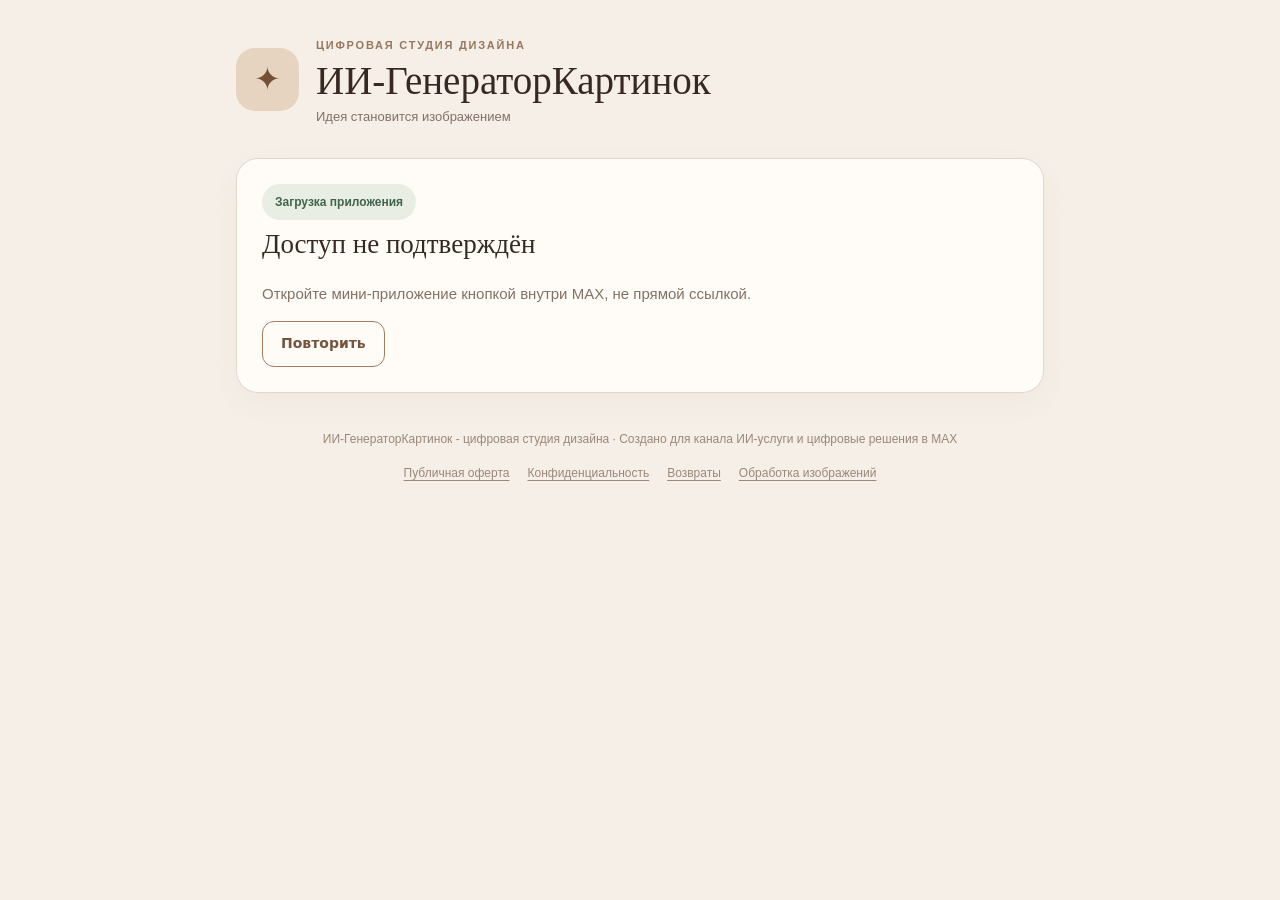
<file: frontend/index.html>
<!doctype html>
<html lang="ru"><head>
<meta charset="utf-8"><meta name="viewport" content="width=device-width,initial-scale=1,viewport-fit=cover">
<meta name="theme-color" content="#f5efe7"><title>ИИ-ГенераторКартинок</title>
<link rel="stylesheet" href="styles.css?v=igk-v17-responsive">
<script src="https://st.max.ru/js/max-web-app.js"></script><script src="config.js"></script>
</head><body>
<main class="wrap">
<header class="masthead"><span class="brand-mark">✦</span><div><span class="eyebrow">ЦИФРОВАЯ СТУДИЯ ДИЗАЙНА</span><h1>ИИ-ГенераторКартинок</h1><p>Идея становится изображением</p></div></header>
<section class="panel" id="gate"><span class="tag">Загрузка приложения</span><h2 id="gate-title">Подключаемся…</h2><p id="gate-message" class="muted">Подключение к БД.</p><a id="subscribe" class="button outline hidden" href="https://max.ru/id402505467112_biz2">Перейти в канал</a><button id="retry" class="button outline hidden" type="button">Повторить</button></section>
<div id="workspace" class="hidden">
<section class="panel balance-panel"><div><div class="eyebrow">ВАШ БАЛАНС</div><div class="balance" id="balance">— кредитов</div><p class="fine">1 кредит = 10 ₽</p></div><div class="balance-actions"><span class="tag">Баланс загружен</span><a class="button outline" href="payment.html">Пополнить баланс</a></div></section>
<section class="panel" id="generation-panel"><div class="eyebrow">01 / ГЕНЕРАЦИЯ ИЗОБРАЖЕНИЯ</div><h2>Опишите нейросети свою идею</h2>
<textarea aria-label="Опишите нейросети свою идею" id="prompt" rows="5" maxlength="1800" placeholder="Например: премиальная реклама керамической чашки на мраморном столе, утренний мягкий свет, реалистичная фотография…"></textarea><div class="small-counter" id="prompt-length">0 / 1800</div>
<label class="toggle-row" for="reference-toggle"><input type="checkbox" id="reference-toggle" autocomplete="off"><span>Добавить рефференсное изображение</span></label>
<div id="reference-panel" class="reference-panel hidden"><label for="reference">Загрузите изображение-референс (JPG, PNG, WEBP до 8 МБ)</label><input id="reference" type="file" accept="image/jpeg,image/png,image/webp"><p class="hint" id="reference-status"></p><img id="reference-preview" class="mini-preview hidden" alt="Референс"></div>
<label for="model">Модель для генерации</label><select id="model"><option value="grok" selected>Grok Imagine 2.0 — стандартный</option><option value="grok_detail">Grok Imagine 2.0 — детальный (Official 2K)</option><option value="gpt_image_26_flare">GPT Image 2.6 — Flare (быстрый)</option><option value="gpt_image_26_sunburst">GPT Image 2.6 — Sunburst (детальный)</option><option value="nano_banana_21">Nano Banana 2.1 — 2K</option><option value="nano_banana_pro">Nano Banana Pro — 2K</option></select>
<div class="grid-two"><label>Визуальный стиль<select id="style"><option value="realistic">Фотореализм</option><option value="advertising">Рекламный креатив</option><option value="illustration">Иллюстрация</option><option value="cinematic">Кинематографичный</option><option value="art">Арт-стиль</option></select></label><label>Пропорции<select id="aspect"><option value="4:5" selected>4:5 · портрет</option><option value="1:1">1:1 · квадрат</option><option value="3:2">3:2 · альбом</option><option value="2:3">2:3 · портрет</option><option value="16:9">16:9 · широкий</option><option value="9:16">9:16 · вертикальный</option></select></label></div>
<div class="price-line"><span>Стоимость генерации</span><strong id="price">— кредитов</strong></div>
<div class="consent-panel"><label class="consent" for="rights"><input type="checkbox" id="rights" autocomplete="off"><span>Настоящим подтверждаю, что имею необходимые права и разрешения на обработку предоставленных мной материалов и их использование для генерации изображений, а также что материалы не содержат сведений, передача которых выбранной модели запрещена или неправомерна.</span></label><p class="consent-footnote">Подробнее: <a data-legal="1" href="legal/photos.html">Правила обработки изображений</a> и <a data-legal="1" href="legal/privacy.html">Политика конфиденциальности</a>.</p></div>
<button type="button" id="generate" class="button primary wide" disabled>Сгенерировать изображение</button><p role="status" id="message" class="status"></p>
</section>
<section class="panel hidden" id="result-panel"><div class="eyebrow">02 / РЕЗУЛЬТАТ</div><h2>Ваше изображение</h2><img id="result-image" class="result-image" alt="Сгенерированное изображение"><div class="action-row"><a id="download" class="button primary" target="_blank" rel="noopener noreferrer">Открыть / скачать</a><button type="button" class="button outline" id="new-image">Создать ещё</button></div></section>
<section class="panel"><div class="eyebrow">03 / АРХИВ</div><h2>История генераций</h2><div id="history" class="history-list history-scroll" tabindex="0" aria-label="История генераций. Прокрутка списка">История пока пуста.</div><button id="history-more" type="button" class="button outline history-more hidden">Показать ещё генерации</button><p class="fine">Нажмите на запись готовой генерации, чтобы открыть изображение.</p></section>
<section class="panel"><div class="eyebrow">04 / БАЛАНС</div><h2>Пополнение - резерв - оплата</h2><div id="movements" class="history-list history-scroll" tabindex="0" aria-label="Баланс. Прокрутка списка">Операций пока нет.</div><button id="movements-more" type="button" class="button outline history-more hidden">Показать ещё операции</button></section>
<section class="panel hidden" id="pay-admin">
<div class="eyebrow">05 / УПРАВЛЕНИЕ ПОПОЛНЕНИЯМИ</div>
<h2>Заявки на пополнение</h2>
<p class="fine">Сверьте фактическое поступление в ВТБ. Прикреплённый клиентом файл не подтверждает оплату.</p>
<div id="admin-order-detail" class="payment-admin-detail hidden">
<button id="admin-close-detail" type="button" class="button outline admin-close">Свернуть заявку</button>
<strong id="admin-order-title"></strong>
<p id="admin-order-description" class="hint"></p>
<img id="admin-proof-image" alt="Банковское подтверждение от клиента" class="admin-proof-image hidden">
<a id="admin-proof-link" class="button outline hidden" target="_blank" rel="noopener noreferrer">Открыть подтверждение клиента / PDF</a>
<label>Номер операции или описание перевода из выписки ВТБ<input id="admin-bank-reference" type="text" maxlength="120" autocomplete="off" placeholder="Номер операции или «Перевод по номеру телефона»"></label>
<label class="admin-bank-mode"><input id="admin-bank-no-number" type="checkbox"> В выписке нет номера операции (перевод по номеру телефона)</label>
<div id="admin-bank-no-number-fields" class="hidden"><label>Дата и время поступления по выписке ВТБ (МСК)<input id="admin-bank-received-at" type="datetime-local" step="1"></label><p class="hint">Указывайте время реального поступления из банка, а не время создания заявки. Сочетание суммы и времени защищает от повторного начисления. Если по одной сумме есть два перевода с одинаковым временем, требуется дополнительная сверка.</p></div>
<label>Фактически поступило, ₽<input id="admin-bank-amount" type="number" min="0" step="0.01"></label>
<label>Номер чека НПД<input id="admin-receipt-number" type="text" maxlength="100" autocomplete="off" placeholder="Номер чека Мой налог"></label>
<label>Ссылка на чек НПД<input id="admin-receipt-url" type="url" maxlength="1500" placeholder="https://..."></label>
<button id="admin-approve" type="button" class="button primary wide">Проверено в ВТБ — начислить</button>
<label>Причина уточнения<input id="admin-clarify-reason" type="text" maxlength="300" placeholder="Например, сумма не совпадает"></label>
<button id="admin-clarify" type="button" class="button outline">Запросить уточнение</button>
<p id="admin-pay-message" class="hint" role="status" aria-live="polite"></p>
</div>
<label class="admin-show-archived"><input type="checkbox" id="admin-show-hidden"> Показать скрытые заявки</label>
<div id="admin-orders" class="history-list history-scroll admin-orders-list" tabindex="0" aria-label="Заявки на пополнение">Пока нет заявок.</div>
<button id="admin-reload" type="button" class="button outline">Обновить список заявок</button>
</section>
</div><footer><span>ИИ-ГенераторКартинок - цифровая студия дизайна · Создано для канала ИИ-услуги и цифровые решения в MAX</span><div class="legal-links"><a data-legal="1" href="legal/offer.html">Публичная оферта</a><a data-legal="1" href="legal/privacy.html">Конфиденциальность</a><a data-legal="1" href="legal/refunds.html">Возвраты</a><a data-legal="1" href="legal/photos.html">Обработка изображений</a></div></footer>
</main><div id="legal-overlay" class="overlay hidden" role="dialog" aria-modal="true" aria-label="Документы ИИ-ГенератораКартинок"><div class="modal legal-modal"><div class="modal-top"><strong>Документы ИИ-ГенератораКартинок</strong><button type="button" class="button outline" id="legal-close">← Вернуться в приложение</button></div><iframe id="legal-frame" title="Юридический документ" loading="lazy"></iframe></div></div>
<script src="app.js?v=igk-v21-models"></script></body></html>
</file>
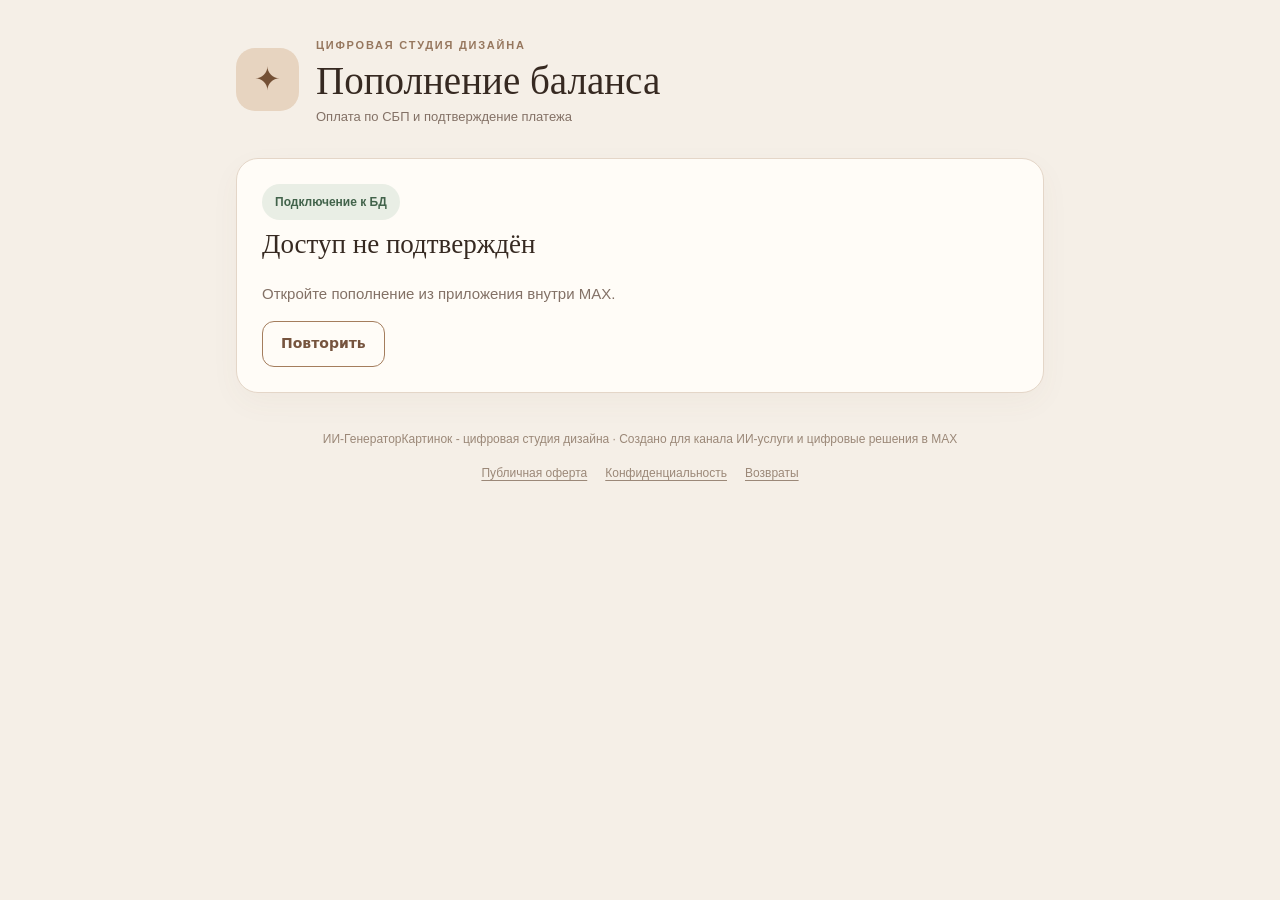
<file: frontend/payment.html>
<!doctype html>
<html lang="ru"><head>
<meta charset="utf-8"><meta name="viewport" content="width=device-width,initial-scale=1,viewport-fit=cover">
<meta name="theme-color" content="#f5efe7"><title>Пополнение баланса · ИИ-ГенераторКартинок</title>
<link rel="stylesheet" href="styles.css?v=igk-v17-qr">
<script src="https://st.max.ru/js/max-web-app.js"></script><script src="config.js"></script>
</head><body class="payment-page">
<main class="wrap">
<header class="masthead"><span class="brand-mark">✦</span><div><span class="eyebrow">ЦИФРОВАЯ СТУДИЯ ДИЗАЙНА</span><h1>Пополнение баланса</h1><p>Оплата по СБП и подтверждение платежа</p></div></header>
<section class="panel" id="gate"><span class="tag">Подключение к БД</span><h2 id="gate-title">Подключаемся…</h2><p id="gate-message" class="muted">Проверка баланса.</p><button id="retry" class="button outline hidden" type="button">Повторить</button></section>
<div id="workspace" class="hidden">
<a class="button outline back-link" href="index.html">← Вернуться к генерации</a>
<section class="panel balance-panel"><div><div class="eyebrow">ВАШ БАЛАНС</div><div class="balance" id="balance">— кредитов</div><p class="fine">1 кредит = 10 ₽</p></div><div class="balance-actions"><span class="tag">Баланс загружен</span></div></section>
<section class="panel" id="payment-panel"><div class="eyebrow">ПОПОЛНЕНИЕ БАЛАНСА</div><h2>Пополнить баланс</h2>
<div id="payments-box" class="payment-controls">
<label for="pay-amount">Сумма пополнения</label>
<select id="pay-amount"><option value="5000">50 ₽ · 5 кредитов</option><option value="10000" selected>100 ₽ · 10 кредитов</option><option value="20000">200 ₽ · 20 кредитов</option><option value="50000">500 ₽ · 50 кредитов</option></select>
<button type="button" id="pay-start" class="button outline payment-action-outline">Создать заявку</button>
<div id="pay-order" class="pay-order-detail hidden" tabindex="-1" aria-live="polite">
<p id="pay-order-summary"></p>
<button type="button" id="pay-qr-button" class="button outline sbp-button"><span>Оплатить кредиты по СБП</span><span class="sbp-mini-mark" aria-hidden="true"><i></i><i></i><i></i></span></button>
<div id="pay-proof"><label for="pay-proof-file">Прикрепите чек об оплате (JPG, PNG до 8 МБ — изображение будет оптимизировано; PDF до 2 МБ)</label><input id="pay-proof-file" type="file" accept=".jpg,.jpeg,.png,.pdf,image/jpeg,image/png,application/pdf"><label for="pay-actual-amount">Сумма фактической оплаты по банковскому чеку, ₽</label><input id="pay-actual-amount" type="text" inputmode="decimal" maxlength="12" autocomplete="off" placeholder="Например, 50,00" aria-describedby="pay-amount-warning"><p id="pay-amount-warning" class="status hidden" role="alert" aria-live="polite"></p><button type="button" id="pay-submit" class="button outline payment-action-outline">Отправить подтверждение оплаты</button></div>
</div>
<p id="pay-message" class="status" aria-live="polite"></p>
<h3>Мои заявки</h3><div id="pay-my-orders" class="payment-order-list" tabindex="0">Заявок пока нет.</div>
</div>
<p class="fine">Подтверждение клиента не означает зачисление: администратор сверяет поступление с выпиской ВТБ, после чего начисляет кредиты.</p>
</section>
</div>
<footer><span>ИИ-ГенераторКартинок - цифровая студия дизайна · Создано для канала ИИ-услуги и цифровые решения в MAX</span><div class="legal-links"><a data-legal href="legal/offer.html">Публичная оферта</a><a data-legal href="legal/privacy.html">Конфиденциальность</a><a data-legal href="legal/refunds.html">Возвраты</a></div></footer>
</main>
<div id="pay-qr-modal" class="overlay sbp-dialog hidden" role="dialog" aria-modal="true" aria-label="Оплата по СБП">
  <div class="modal sbp-layout">
    <div class="sbp-page-body">
      <section class="sbp-summary" aria-label="Информация о пополнении">
        <h2>Пополнение баланса</h2>
        <p class="sbp-summary-description">Предоплата услуг генерации изображений</p>
        <strong id="sbp-modal-sum"></strong>
        <p id="sbp-modal-credits"></p>
        <div class="sbp-summary-divider"></div>
        <p class="sbp-order" id="sbp-modal-order-id"></p>
        <p class="sbp-recipient">Получатель: ИП на НПД · ВТБ</p>
        <p class="sbp-summary-hint">Укажите сумму заявки в банковском приложении. После оплаты прикрепите банковский чек в генераторе изображений.</p>
      </section>
      <section class="sbp-payment" aria-label="Оплата по СБП">
        <div class="sbp-payment-inner">
          <div class="sbp-wordmark"><span class="sbp-wordmark-symbol" aria-hidden="true"></span><strong>СБП</strong></div>
          <p class="sbp-payment-description">Для оплаты отсканируйте QR-код камерой телефона<br class="sbp-desktop-break"> или поделитесь картинкой со своим банковским приложением</p>
          <div class="sbp-qr-card"><img id="pay-qr" alt="QR-код СБП"></div>
          <p id="pay-qr-error" class="hint hidden">Не удалось загрузить QR-код. Используйте ссылку или обратитесь к администратору.</p>
          <a id="pay-link" class="button outline sbp-bank-link hidden" target="_blank" rel="noopener noreferrer">Оплатить по ссылке ВТБ</a>
          <button type="button" id="pay-qr-back" class="button outline sbp-return-button">Вернуться к заявке</button>
        </div>
      </section>
    </div>
  </div>
</div>
<div id="legal-overlay" class="overlay hidden" role="dialog" aria-modal="true" aria-label="Юридический документ"><div class="modal legal-modal"><div class="modal-top"><strong>Документы ИИ-ГенератораКартинок</strong><button type="button" class="button outline" id="legal-close">← Вернуться к пополнению</button></div><iframe id="legal-frame" title="Юридический документ" loading="lazy"></iframe></div></div>
<script src="payment.js?v=igk-v27-paid-amount"></script>
</body></html>
</file>
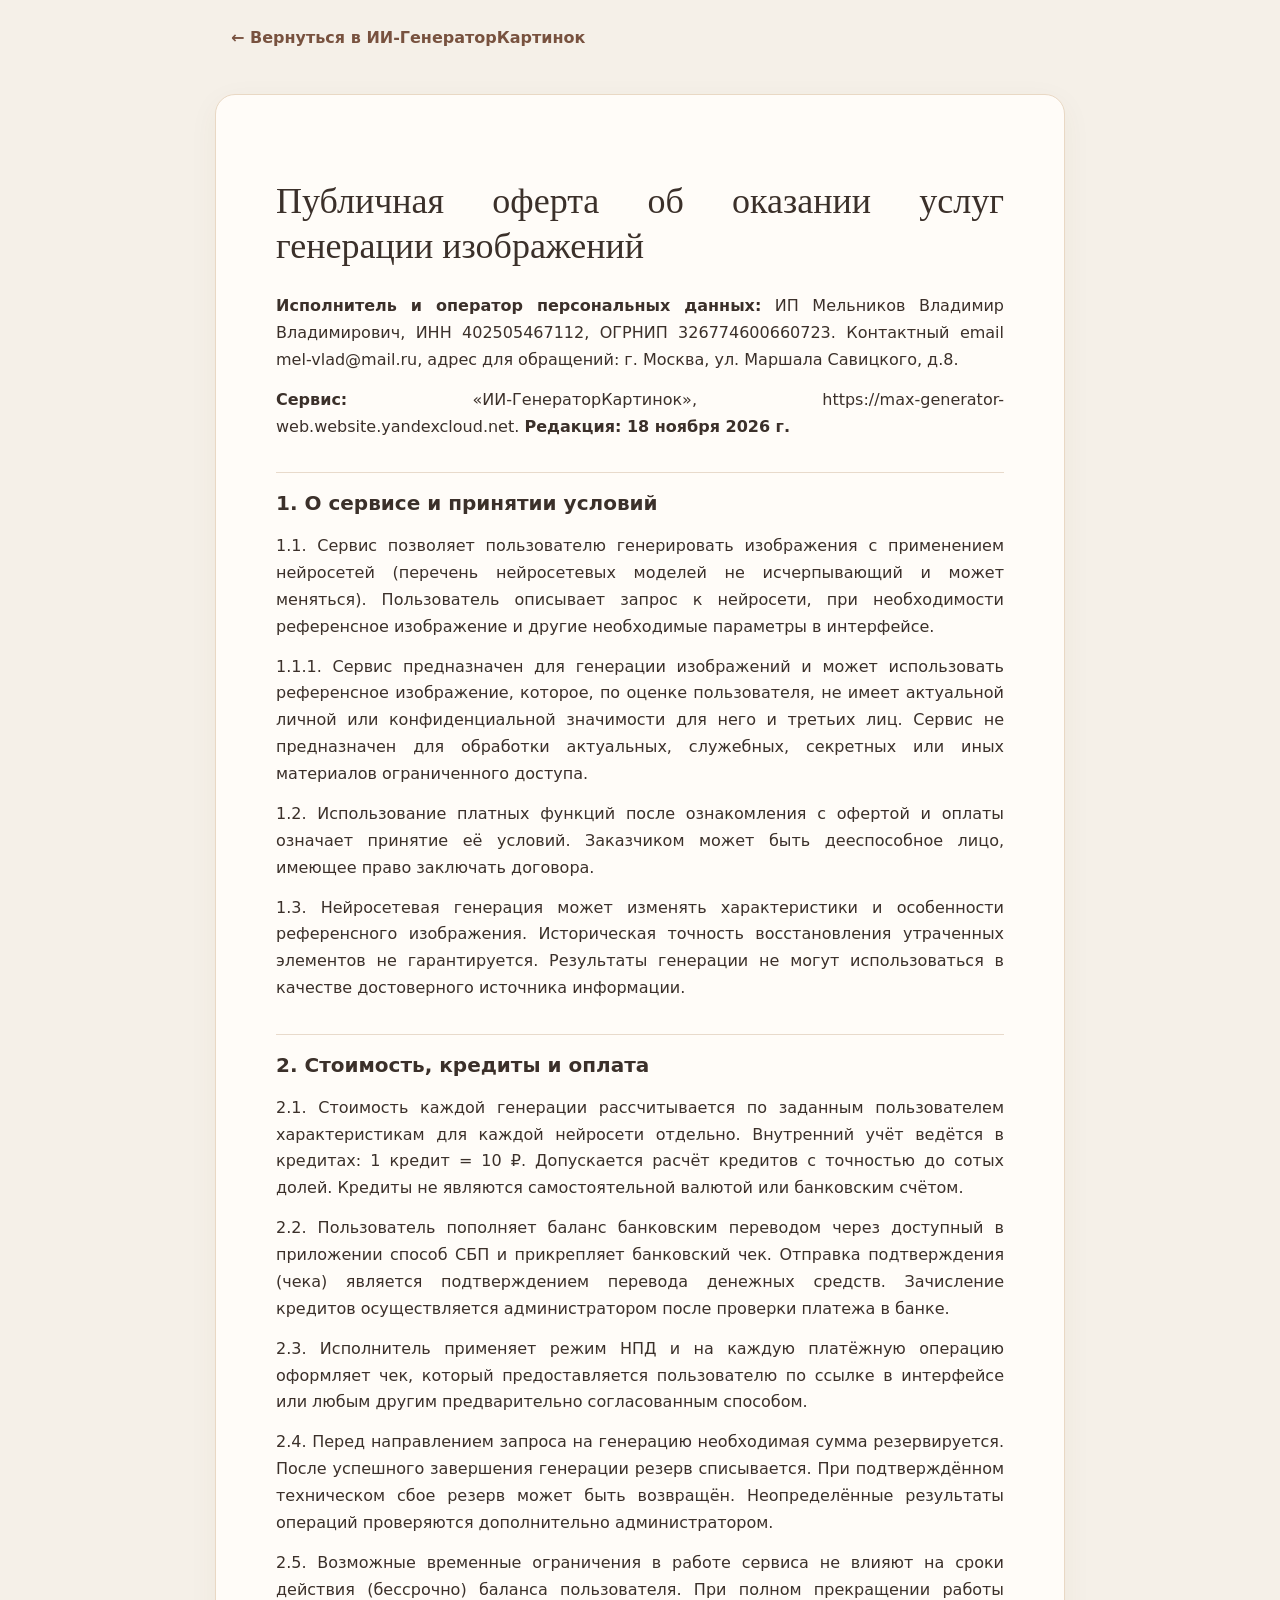
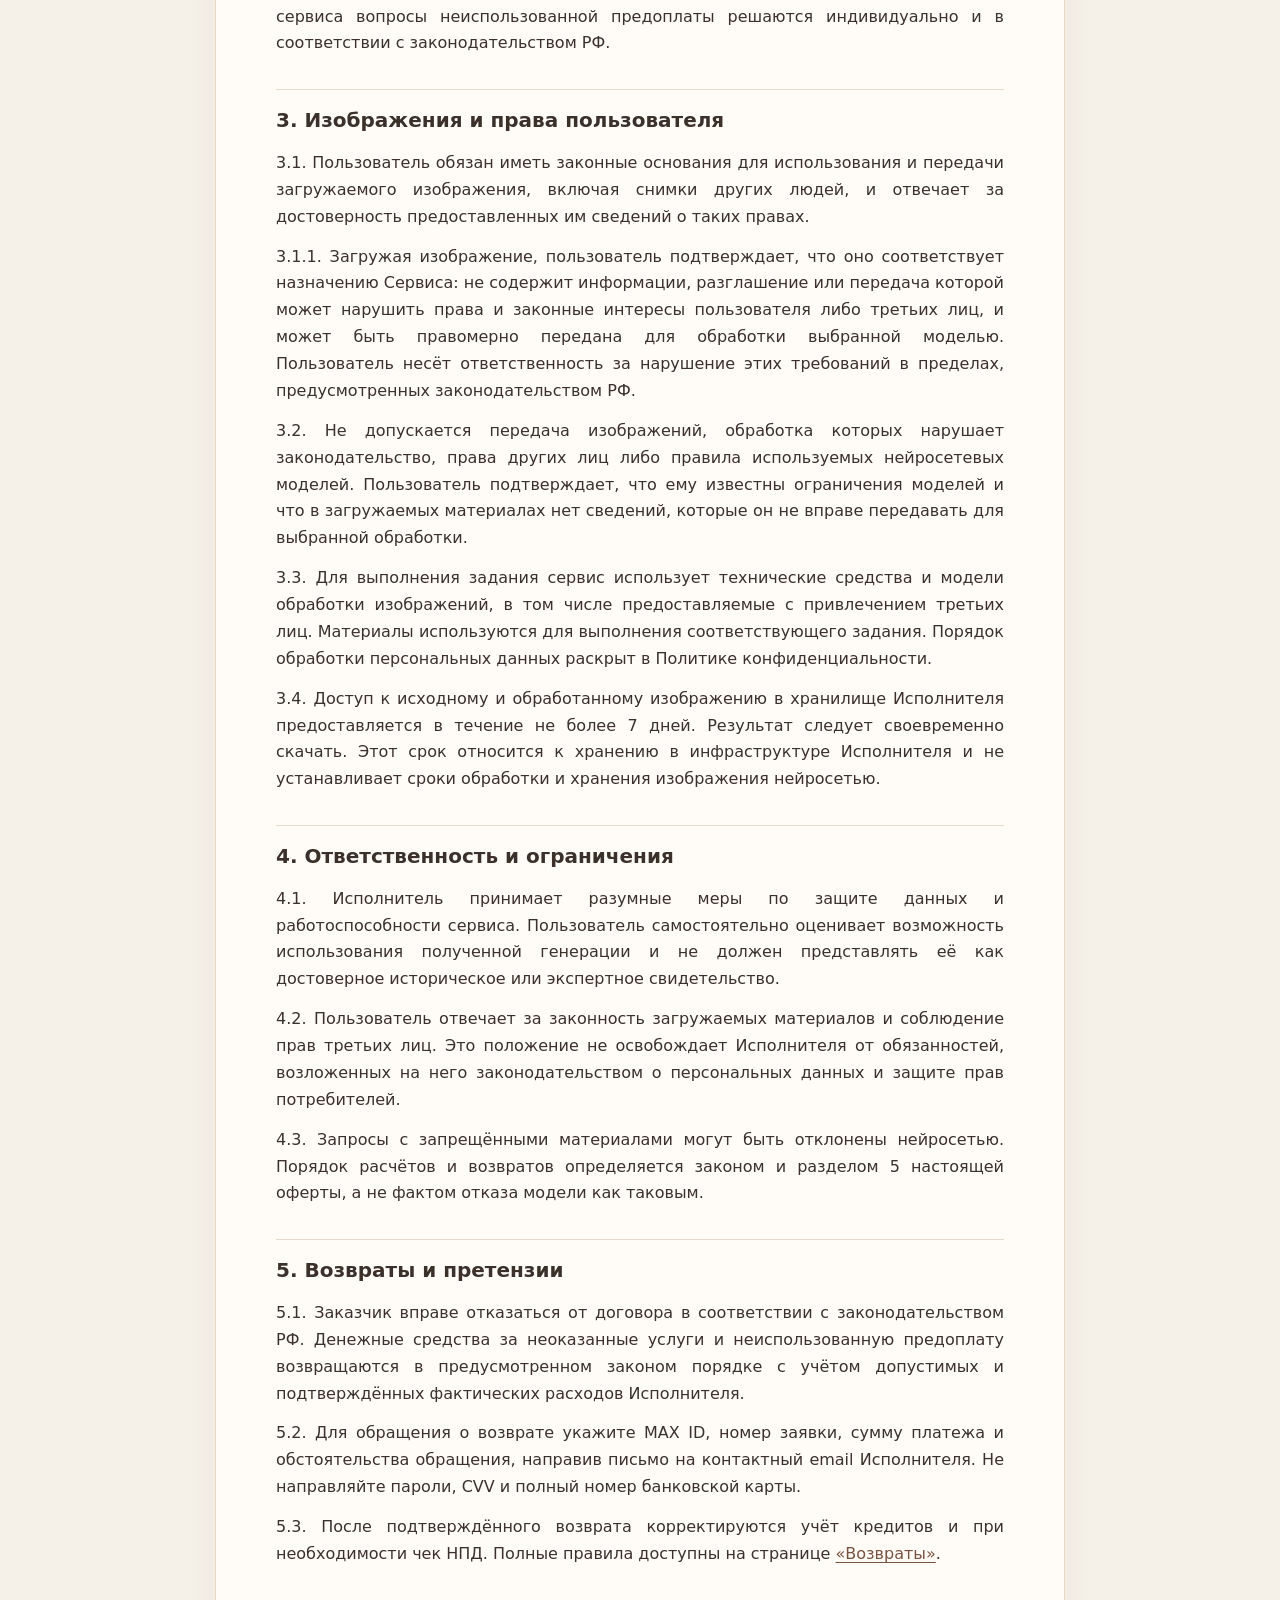
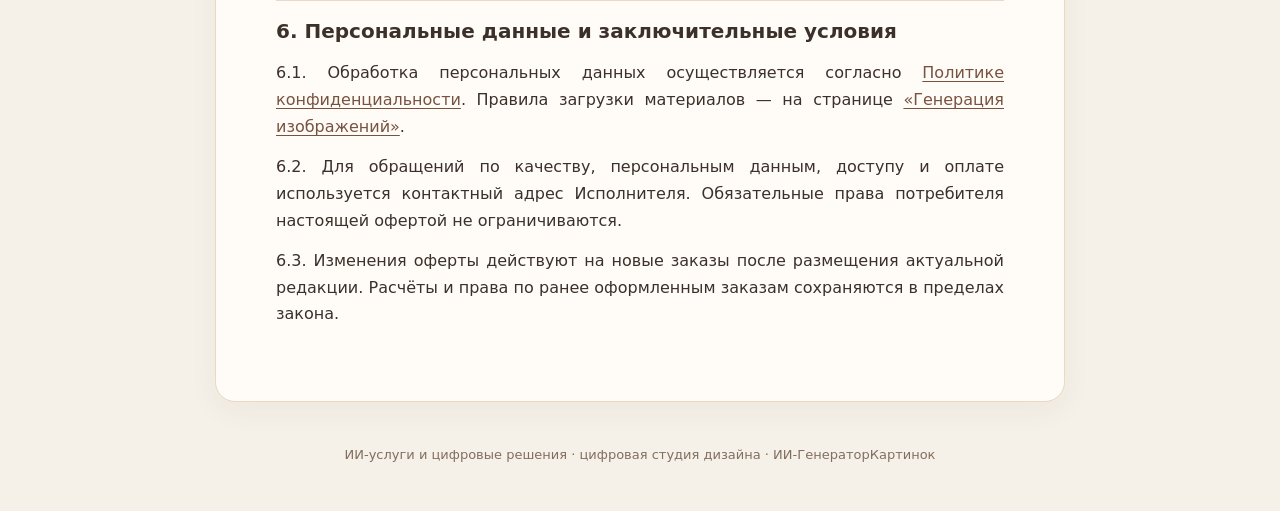
<file: frontend/legal/offer.html>
<!doctype html>
<html lang="ru">
<head>
    <meta charset="utf-8">
    <meta name="viewport" content="width=device-width, initial-scale=1">
    <meta name="theme-color" content="#f5f0e8">
    <title>Публичная оферта · ИИ-ГенераторКартинок</title>
    <style>* {
        box-sizing: border-box
    }

    body {
        margin: 0;
        background: #f5f0e8;
        color: #3b302a;
        font-family: system-ui, -apple-system, "Segoe UI", Arial, sans-serif;
        line-height: 1.68
    }

    main {
        max-width: 850px;
        margin: 42px auto;
        background: #fffcf8;
        border: 1px solid #e9d8c4;
        border-radius: 20px;
        padding: clamp(24px, 5vw, 60px);
        box-shadow: 0 8px 30px #5d49300d;
        text-align: justify
    }

    header {
        max-width: 850px;
        margin: 25px auto;
        padding: 0 16px
    }

    a {
        color: #78523f;
        text-underline-offset: 3px
    }

    h1, h2 {
        line-height: 1.25
    }

    h1 {
        font-family: Georgia, serif;
        font-weight: 500;
        font-size: clamp(25px, 4vw, 36px)
    }

    h2 {
        font-size: 20px;
        margin-top: 32px;
        border-top: 1px solid #e8dacb;
        padding-top: 18px
    }

    p {
        margin: 13px 0
    }

    li {
        margin: 8px 0
    }

    strong {
        font-weight: 650
    }

    footer {
        max-width: 850px;
        margin: 18px auto 45px;
        text-align: center;
        color: #826e60;
        font-size: 13px;
        padding: 0 15px
    }

    .back {
        display: inline-block;
        text-decoration: none;
        font-weight: 600
    }

    ul {
        padding-left: 22px
    }

    @media (max-width: 600px) {
        main {
            margin: 10px 8px;
            border-radius: 12px
        }

        header {
            margin: 16px auto
        }
    }</style>
</head>
<body>
<header><a class="back" href="../index.html">← Вернуться в ИИ-ГенераторКартинок</a></header>
<main><h1>Публичная оферта об оказании услуг генерации изображений</h1>
    <p><strong>Исполнитель и оператор персональных данных:</strong> ИП Мельников Владимир Владимирович, ИНН
        402505467112, ОГРНИП 326774600660723. Контактный email mel-vlad@mail.ru, адрес для
        обращений: г. Москва, ул. Маршала Савицкого, д.8.</p>
    <p><strong>Сервис:</strong> «ИИ-ГенераторКартинок», https://max-generator-web.website.yandexcloud.net. <strong>Редакция:
        18 ноября 2026 г.</strong></p>
    <h2>1. О сервисе и принятии условий</h2>
    <p>1.1. Сервис позволяет пользователю генерировать изображения с применением нейросетей
        (перечень нейросетевых моделей не исчерпывающий и может меняться). Пользователь описывает запрос к нейросети,
        при необходимости референсное изображение и другие необходимые параметры в интерфейсе.</p>
    <p>1.1.1. Сервис предназначен для генерации изображений и может использовать референсное изображение,
        которое, по оценке пользователя, не имеет актуальной личной или конфиденциальной значимости для него и третьих лиц.
        Сервис не предназначен для обработки актуальных, служебных, секретных или иных материалов ограниченного доступа.</p>
    <p>1.2. Использование платных функций после ознакомления с офертой и оплаты означает принятие её условий. Заказчиком
        может быть дееспособное лицо, имеющее право заключать договора.</p>
    <p>1.3. Нейросетевая генерация может изменять характеристики и особенности референсного изображения. Историческая
        точность восстановления утраченных элементов не гарантируется. Результаты генерации не могут использоваться
        в качестве достоверного источника информации.</p>
    <h2>2. Стоимость, кредиты и оплата</h2>
    <p>2.1. Стоимость каждой генерации рассчитывается по заданным пользователем характеристикам для каждой нейросети отдельно.
        Внутренний учёт ведётся в кредитах: 1 кредит = 10 ₽. Допускается расчёт кредитов с точностью до сотых долей. Кредиты не являются
        самостоятельной валютой или банковским счётом.</p>
    <p>2.2. Пользователь пополняет баланс банковским переводом через доступный в приложении способ СБП и прикрепляет
        банковский чек. Отправка подтверждения (чека) является подтверждением перевода денежных средств.
        Зачисление кредитов осуществляется администратором после проверки платежа в банке.</p>
    <p>2.3. Исполнитель применяет режим НПД и на каждую платёжную операцию оформляет чек, который предоставляется пользователю
        по ссылке в интерфейсе или любым другим предварительно согласованным способом.</p>
    <p>2.4. Перед направлением запроса на генерацию необходимая сумма резервируется. После успешного завершения
        генерации резерв списывается. При подтверждённом техническом сбое резерв может быть возвращён. Неопределённые результаты
        операций проверяются дополнительно администратором.</p>
    <p>2.5. Возможные временные ограничения в работе сервиса не влияют на сроки действия (бессрочно) баланса пользователя.
        При полном прекращении работы сервиса вопросы неиспользованной предоплаты решаются индивидуально и в соответствии с законодательством РФ.</p>
    <h2>3. Изображения и права пользователя</h2>
    <p>3.1. Пользователь обязан иметь законные основания для использования и передачи загружаемого изображения, включая
        снимки других людей, и отвечает за достоверность предоставленных им сведений о таких правах.</p>
    <p>3.1.1. Загружая изображение, пользователь подтверждает, что оно соответствует назначению Сервиса: не содержит
        информации, разглашение или передача которой может нарушить права и законные
        интересы пользователя либо третьих лиц, и может быть правомерно передана для обработки выбранной моделью.
        Пользователь несёт ответственность за нарушение этих требований в пределах, предусмотренных
        законодательством РФ.</p>
    <p>3.2. Не допускается передача изображений, обработка которых нарушает законодательство, права других лиц либо
        правила используемых нейросетевых моделей. Пользователь подтверждает, что ему известны ограничения моделей и что в
        загружаемых материалах нет сведений, которые он не вправе передавать для выбранной обработки.</p>
    <p>3.3. Для выполнения задания сервис использует технические средства и модели обработки изображений, в том числе
        предоставляемые с привлечением третьих лиц. Материалы используются для выполнения соответствующего задания.
        Порядок обработки персональных данных раскрыт в Политике конфиденциальности.</p>
    <p>3.4. Доступ к исходному и обработанному изображению в хранилище Исполнителя предоставляется в течение не более 7 дней.
        Результат следует своевременно скачать. Этот срок относится к хранению в инфраструктуре Исполнителя и не устанавливает
        сроки обработки и хранения изображения нейросетью.</p>
    <h2>4. Ответственность и ограничения</h2>
    <p>4.1. Исполнитель принимает разумные меры по защите данных и работоспособности сервиса. Пользователь
        самостоятельно оценивает возможность использования полученной генерации и не должен представлять её как
        достоверное историческое или экспертное свидетельство.</p>
    <p>4.2. Пользователь отвечает за законность загружаемых материалов и соблюдение прав третьих лиц. Это положение
        не освобождает Исполнителя от обязанностей, возложенных на него законодательством о персональных данных и
        защите прав потребителей.</p>
    <p>4.3. Запросы с запрещёнными материалами могут быть отклонены нейросетью. Порядок расчётов и возвратов определяется
        законом и разделом 5 настоящей оферты, а не фактом отказа модели как таковым.</p>
    <h2>5. Возвраты и претензии</h2>
    <p>5.1. Заказчик вправе отказаться от договора в соответствии с законодательством РФ. Денежные средства за
        неоказанные услуги и неиспользованную предоплату возвращаются в предусмотренном законом порядке с учётом
        допустимых и подтверждённых фактических расходов Исполнителя.</p>
    <p>5.2. Для обращения о возврате укажите MAX ID, номер заявки, сумму платежа и обстоятельства обращения, направив
        письмо на контактный email Исполнителя. Не направляйте пароли, CVV и полный номер банковской карты.</p>
    <p>5.3. После подтверждённого возврата корректируются учёт кредитов и при необходимости чек НПД. Полные правила
        доступны на странице <a href="https://max-generator-web.website.yandexcloud.net/legal/refunds.html">«Возвраты»</a>.
    </p>
    <h2>6. Персональные данные и заключительные условия</h2>
    <p>6.1. Обработка персональных данных осуществляется согласно <a
            href="https://max-generator-web.website.yandexcloud.net/legal/privacy.html">Политике
        конфиденциальности</a>. Правила загрузки материалов — на странице <a
            href="https://max-generator-web.website.yandexcloud.net/legal/photos.html">«Генерация изображений»</a>.
    </p>
    <p>6.2. Для обращений по качеству, персональным данным, доступу и оплате используется контактный адрес Исполнителя.
        Обязательные права потребителя настоящей офертой не ограничиваются.</p>
    <p>6.3. Изменения оферты действуют на новые заказы после размещения актуальной редакции. Расчёты и права по ранее
        оформленным заказам сохраняются в пределах закона.</p>
</main>
<footer>ИИ-услуги и цифровые решения · цифровая студия дизайна · ИИ-ГенераторКартинок</footer>
</body>
</html>
</file>
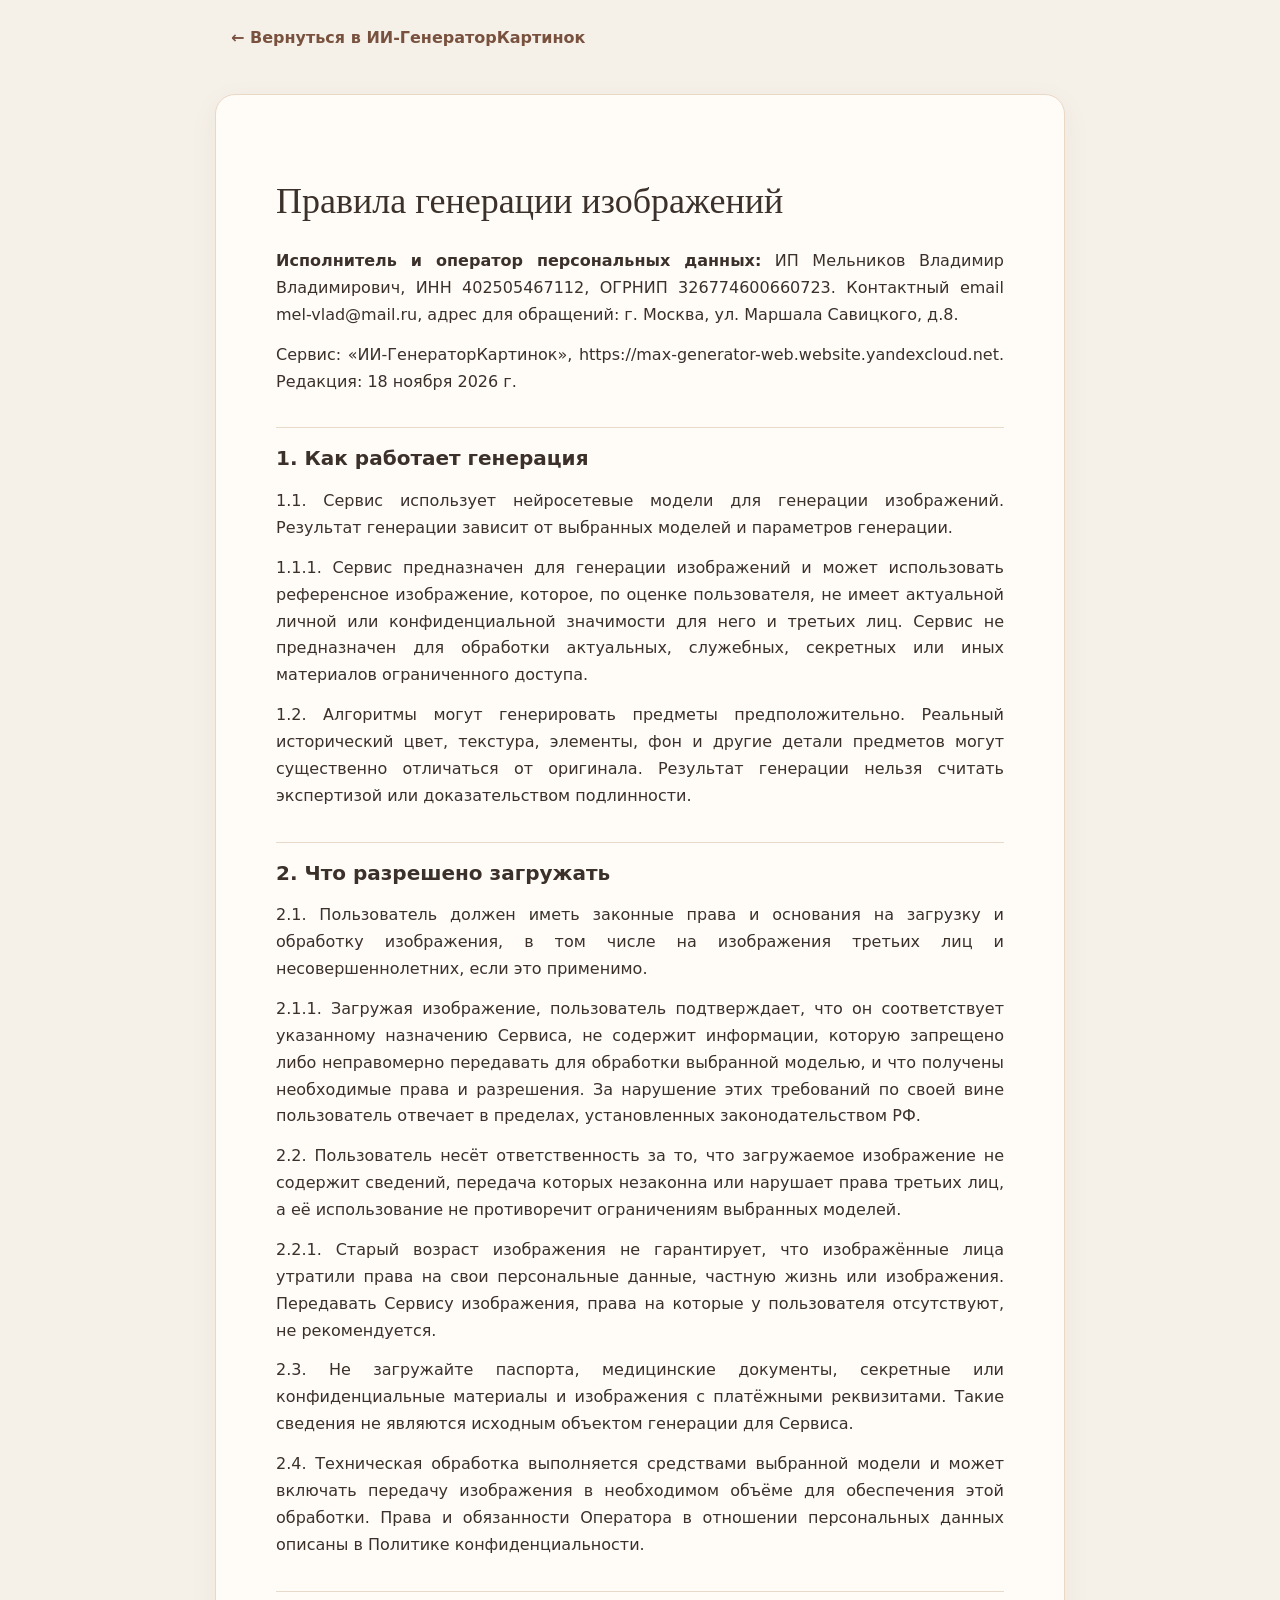
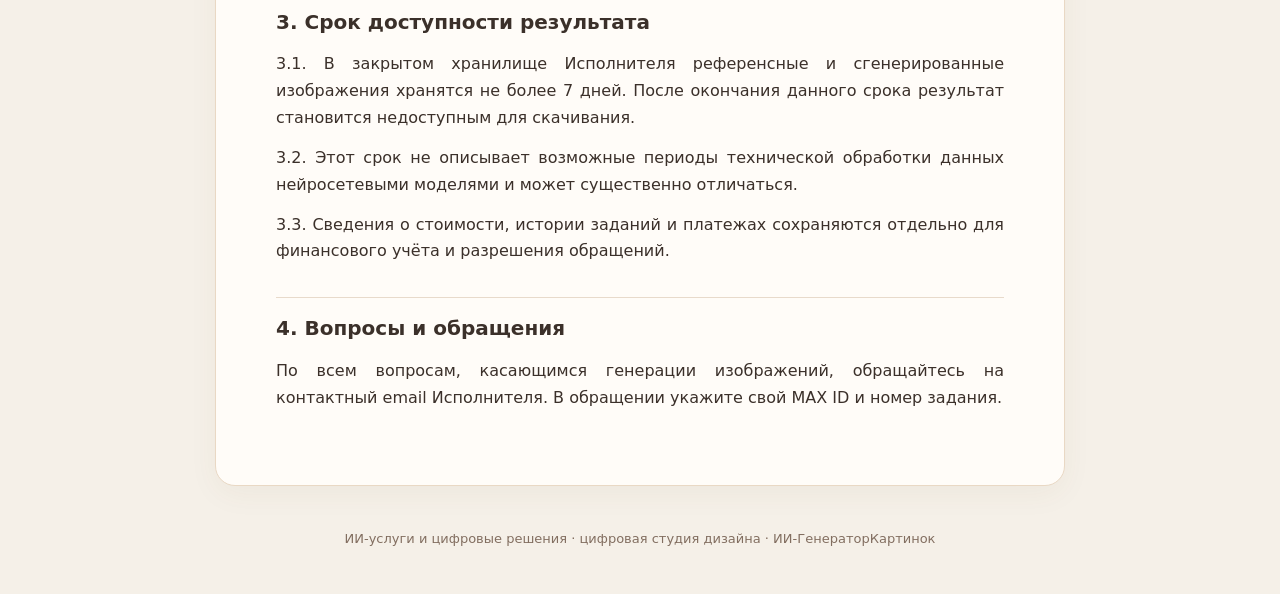
<file: frontend/legal/photos.html>
<!doctype html>
<html lang="ru">
<head>
    <meta charset="utf-8">
    <meta name="viewport" content="width=device-width, initial-scale=1">
    <meta name="theme-color" content="#f5f0e8">
    <title>Генерация изображений · ИИ-ГенераторКартинок</title>
    <style>* {
        box-sizing: border-box
    }

    body {
        margin: 0;
        background: #f5f0e8;
        color: #3b302a;
        font-family: system-ui, -apple-system, "Segoe UI", Arial, sans-serif;
        line-height: 1.68
    }

    main {
        max-width: 850px;
        margin: 42px auto;
        background: #fffcf8;
        border: 1px solid #e9d8c4;
        border-radius: 20px;
        padding: clamp(24px, 5vw, 60px);
        box-shadow: 0 8px 30px #5d49300d;
        text-align: justify;
    }

    header {
        max-width: 850px;
        margin: 25px auto;
        padding: 0 16px
    }

    a {
        color: #78523f;
        text-underline-offset: 3px
    }

    h1, h2 {
        line-height: 1.25
    }

    h1 {
        font-family: Georgia, serif;
        font-weight: 500;
        font-size: clamp(25px, 4vw, 36px)
    }

    h2 {
        font-size: 20px;
        margin-top: 32px;
        border-top: 1px solid #e8dacb;
        padding-top: 18px
    }

    p {
        margin: 13px 0
    }

    li {
        margin: 8px 0
    }

    strong {
        font-weight: 650
    }

    footer {
        max-width: 850px;
        margin: 18px auto 45px;
        text-align: center;
        color: #826e60;
        font-size: 13px;
        padding: 0 15px
    }

    .back {
        display: inline-block;
        text-decoration: none;
        font-weight: 600
    }

    ul {
        padding-left: 22px
    }

    @media (max-width: 600px) {
        main {
            margin: 10px 8px;
            border-radius: 12px
        }

        header {
            margin: 16px auto
        }
    }</style>
</head>
<body>
<header><a class="back" href="../index.html">← Вернуться в ИИ-ГенераторКартинок</a></header>
<main><h1>Правила генерации изображений</h1>
    <p><strong>Исполнитель и оператор персональных данных:</strong> ИП Мельников Владимир Владимирович, ИНН
        402505467112, ОГРНИП 326774600660723. Контактный email mel-vlad@mail.ru, адрес для
        обращений: г. Москва, ул. Маршала Савицкого, д.8.</p>
    <p> Сервис: «ИИ-ГенераторКартинок», https://max-generator-web.website.yandexcloud.net. Редакция:
        18 ноября 2026 г.</p>
    <h2>1. Как работает генерация</h2>
    <p>1.1. Сервис использует нейросетевые модели для генерации изображений. Результат генерации зависит от выбранных
        моделей и параметров генерации.</p>
    <p>1.1.1. Сервис предназначен для генерации изображений и может использовать референсное изображение,
        которое, по оценке пользователя, не имеет актуальной личной или конфиденциальной значимости для него и третьих лиц.
        Сервис не предназначен для обработки актуальных, служебных, секретных или иных материалов ограниченного доступа.</p>
    <p>1.2. Алгоритмы могут генерировать предметы предположительно. Реальный исторический цвет, текстура, элементы, фон и
        другие детали предметов могут существенно отличаться от оригинала. Результат генерации нельзя считать экспертизой или
        доказательством подлинности.</p>
    <h2>2. Что разрешено загружать</h2>
    <p>2.1. Пользователь должен иметь законные права и основания на загрузку и обработку изображения, в том числе на
        изображения третьих лиц и несовершеннолетних, если это применимо.</p>
    <p>2.1.1. Загружая изображение, пользователь подтверждает, что он соответствует указанному назначению Сервиса, не
        содержит информации, которую запрещено либо неправомерно передавать для обработки выбранной моделью, и что
        получены необходимые права и разрешения. За нарушение этих требований по своей вине пользователь отвечает в
        пределах, установленных законодательством РФ.</p>
    <p>2.2. Пользователь несёт ответственность за то, что загружаемое изображение не содержит сведений, передача которых
        незаконна или нарушает права третьих лиц, а её использование не противоречит ограничениям выбранных моделей.</p>
    <p>2.2.1. Старый возраст изображения не гарантирует, что изображённые лица утратили права на свои персональные данные,
        частную жизнь или изображения. Передавать Сервису изображения, права на которые у пользователя отсутствуют, не рекомендуется.</p>
    <p>2.3. Не загружайте паспорта, медицинские документы, секретные или конфиденциальные материалы и изображения с
        платёжными реквизитами. Такие сведения не являются исходным объектом генерации для Сервиса.</p>
    <p>2.4. Техническая обработка выполняется средствами выбранной модели и может включать передачу изображения в
        необходимом объёме для обеспечения этой обработки. Права и обязанности Оператора в отношении
        персональных данных описаны в Политике конфиденциальности.</p>
    <h2>3. Срок доступности результата</h2>
    <p>3.1. В закрытом хранилище Исполнителя референсные и сгенерированные изображения хранятся не более
        7 дней. После окончания данного срока результат становится недоступным для скачивания.</p>
    <p>3.2. Этот срок не описывает возможные периоды технической обработки данных нейросетевыми моделями и может существенно
        отличаться.</p>
    <p>3.3. Сведения о стоимости, истории заданий и платежах сохраняются отдельно для финансового учёта и разрешения обращений.</p>
    <h2>4. Вопросы и обращения</h2>
    <p>По всем вопросам, касающимся генерации изображений, обращайтесь на контактный email Исполнителя. В обращении
        укажите свой MAX ID и номер задания.</p>
</main>
<footer>ИИ-услуги и цифровые решения · цифровая студия дизайна · ИИ-ГенераторКартинок</footer>
</body>
</html>
</file>
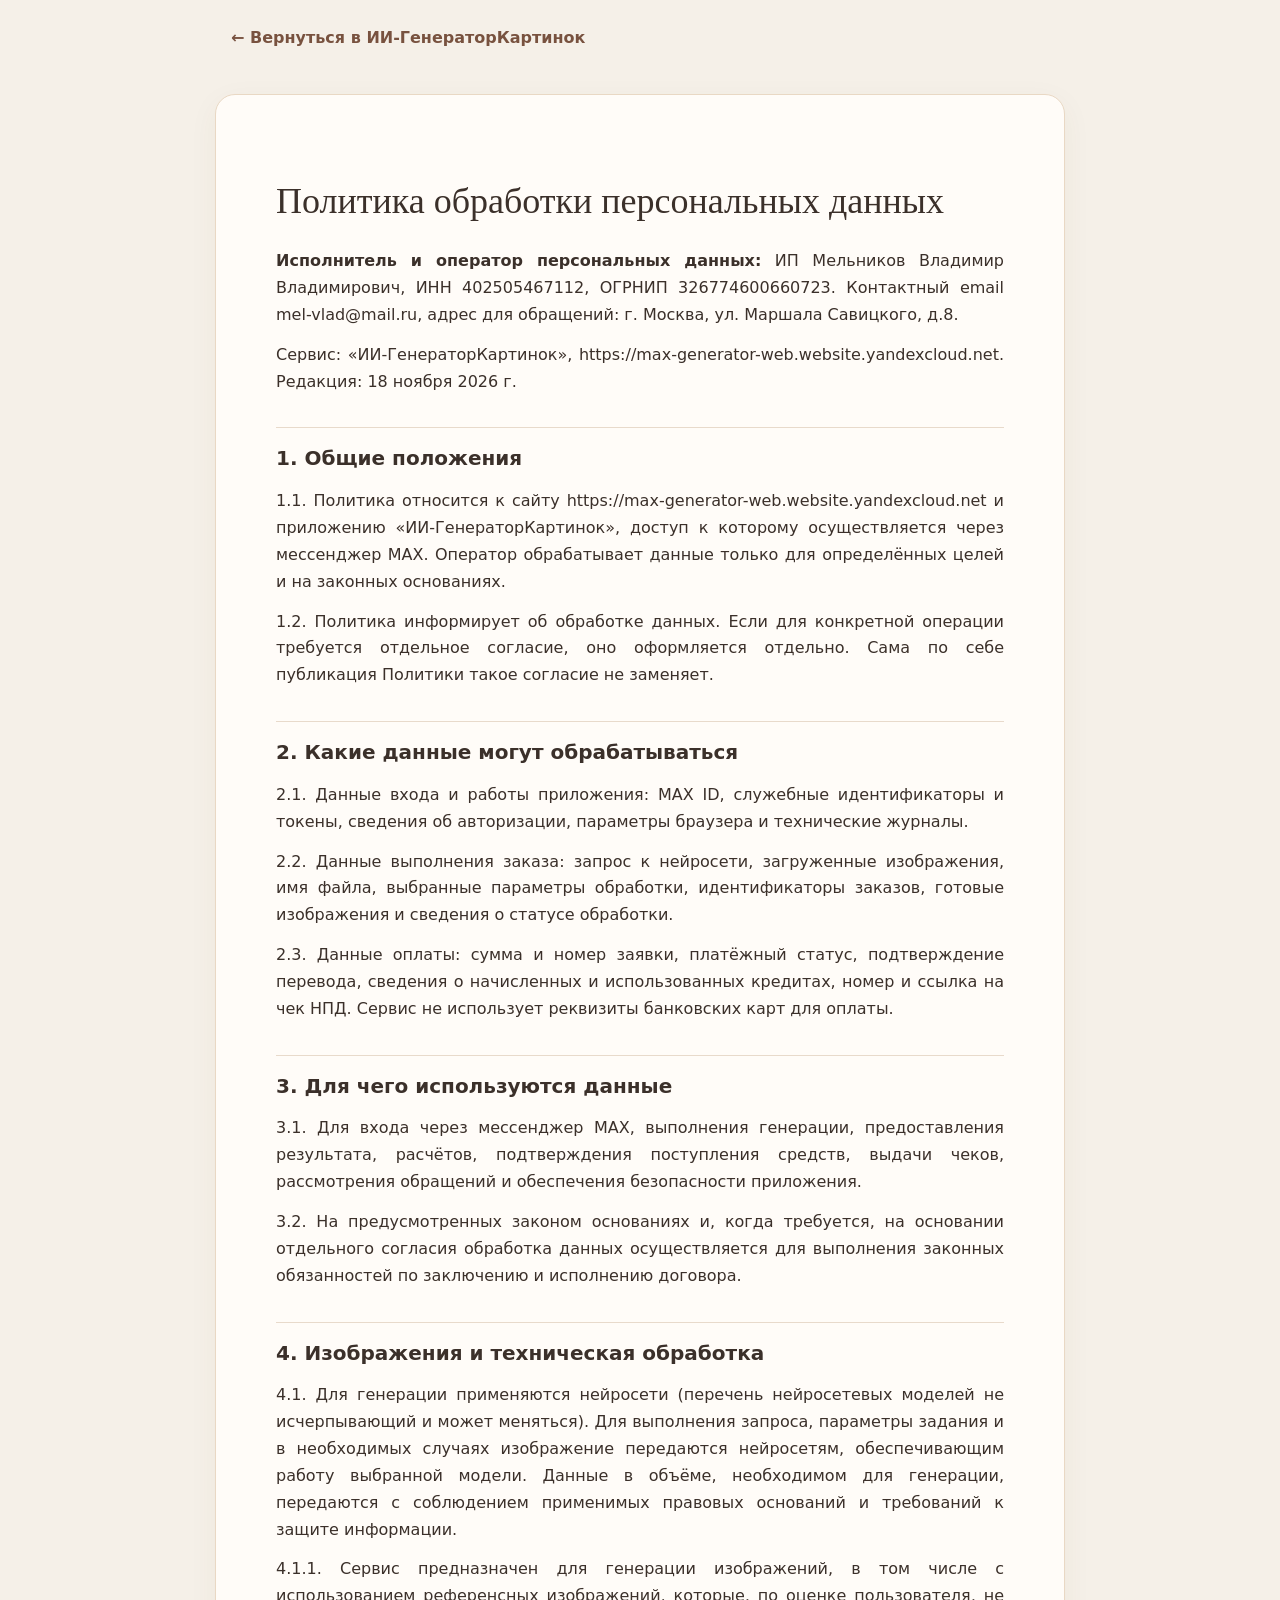
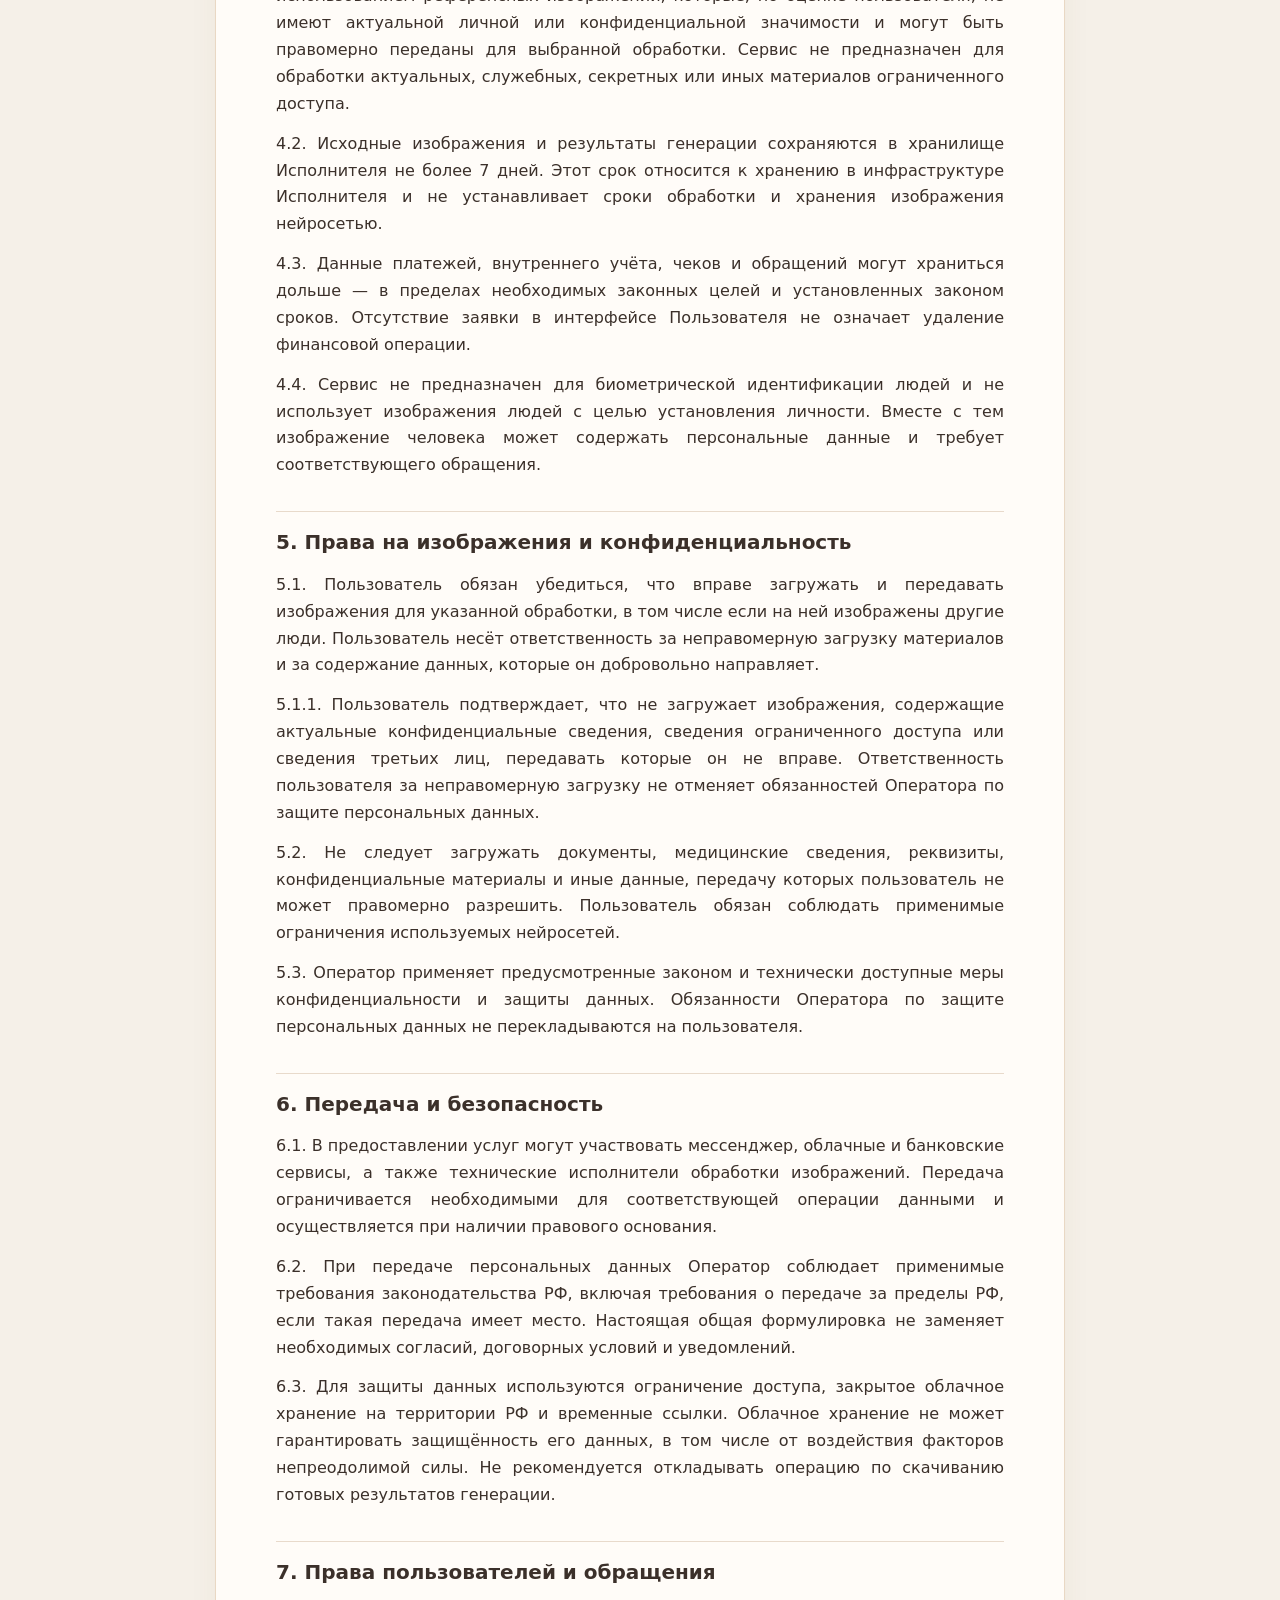
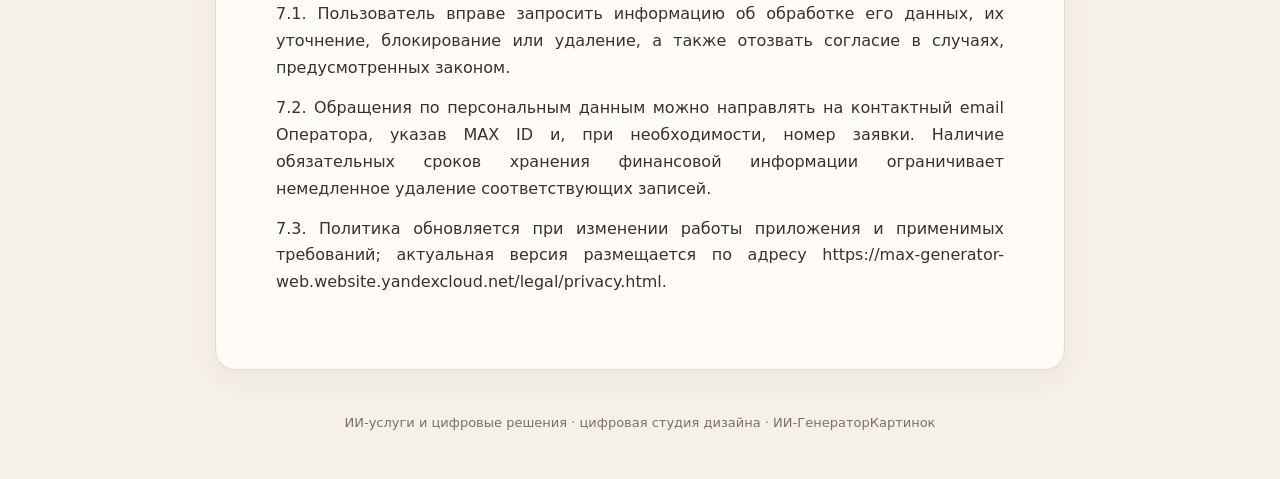
<file: frontend/legal/privacy.html>
<!doctype html>
<html lang="ru">
<head>
    <meta charset="utf-8">
    <meta name="viewport" content="width=device-width, initial-scale=1">
    <meta name="theme-color" content="#f5f0e8">
    <title>Политика конфиденциальности · ИИ-ГенераторКартинок</title>
    <style>* {
        box-sizing: border-box
    }

    body {
        margin: 0;
        background: #f5f0e8;
        color: #3b302a;
        font-family: system-ui, -apple-system, "Segoe UI", Arial, sans-serif;
        line-height: 1.68
    }

    main {
        max-width: 850px;
        margin: 42px auto;
        background: #fffcf8;
        border: 1px solid #e9d8c4;
        border-radius: 20px;
        padding: clamp(24px, 5vw, 60px);
        box-shadow: 0 8px 30px #5d49300d;
        text-align: justify
    }

    header {
        max-width: 850px;
        margin: 25px auto;
        padding: 0 16px
    }

    a {
        color: #78523f;
        text-underline-offset: 3px
    }

    h1, h2 {
        line-height: 1.25
    }

    h1 {
        font-family: Georgia, serif;
        font-weight: 500;
        font-size: clamp(25px, 4vw, 36px)
    }

    h2 {
        font-size: 20px;
        margin-top: 32px;
        border-top: 1px solid #e8dacb;
        padding-top: 18px
    }

    p {
        margin: 13px 0
    }

    li {
        margin: 8px 0
    }

    strong {
        font-weight: 650
    }

    footer {
        max-width: 850px;
        margin: 18px auto 45px;
        text-align: center;
        color: #826e60;
        font-size: 13px;
        padding: 0 15px
    }

    .back {
        display: inline-block;
        text-decoration: none;
        font-weight: 600
    }

    ul {
        padding-left: 22px
    }

    @media (max-width: 600px) {
        main {
            margin: 10px 8px;
            border-radius: 12px
        }

        header {
            margin: 16px auto
        }
    }</style>
</head>
<body>
<header><a class="back" href="../index.html">← Вернуться в ИИ-ГенераторКартинок</a></header>
<main><h1>Политика обработки персональных данных</h1>
    <p><strong>Исполнитель и оператор персональных данных:</strong> ИП Мельников Владимир Владимирович, ИНН
        402505467112, ОГРНИП 326774600660723. Контактный email mel-vlad@mail.ru, адрес для
        обращений: г. Москва, ул. Маршала Савицкого, д.8.</p>
    <p> Сервис: «ИИ-ГенераторКартинок», https://max-generator-web.website.yandexcloud.net. Редакция:
        18 ноября 2026 г.</p>
    <h2>1. Общие положения</h2>
    <p>1.1. Политика относится к сайту https://max-generator-web.website.yandexcloud.net и приложению
        «ИИ-ГенераторКартинок», доступ к которому осуществляется через мессенджер MAX. Оператор обрабатывает данные только
        для определённых целей и на законных основаниях.</p>
    <p>1.2. Политика информирует об обработке данных. Если для конкретной операции требуется отдельное согласие, оно
        оформляется отдельно. Сама по себе публикация Политики такое согласие не заменяет.</p>
    <h2>2. Какие данные могут обрабатываться</h2>
    <p>2.1. Данные входа и работы приложения: MAX ID, служебные идентификаторы и токены, сведения об авторизации,
        параметры браузера и технические журналы.</p>
    <p>2.2. Данные выполнения заказа: запрос к нейросети, загруженные изображения, имя файла, выбранные параметры обработки, идентификаторы
        заказов, готовые изображения и сведения о статусе обработки.</p>
    <p>2.3. Данные оплаты: сумма и номер заявки, платёжный статус, подтверждение перевода, сведения о начисленных и
        использованных кредитах, номер и ссылка на чек НПД. Сервис не использует реквизиты банковских карт для
        оплаты.</p>
    <h2>3. Для чего используются данные</h2>
    <p>3.1. Для входа через мессенджер MAX, выполнения генерации, предоставления результата, расчётов, подтверждения поступления
        средств, выдачи чеков, рассмотрения обращений и обеспечения безопасности приложения.</p>
    <p>3.2. На предусмотренных законом основаниях и, когда требуется, на основании отдельного согласия обработка
        данных осуществляется для выполнения законных обязанностей по заключению и исполнению договора.</p>
    <h2>4. Изображения и техническая обработка</h2>
    <p>4.1. Для генерации применяются нейросети (перечень нейросетевых моделей не исчерпывающий и может меняться).
        Для выполнения запроса, параметры задания и в необходимых случаях изображение передаются нейросетям, обеспечивающим
        работу выбранной модели. Данные в объёме, необходимом для генерации, передаются с соблюдением применимых правовых
        оснований и требований к защите информации.</p>
    <p>4.1.1. Сервис предназначен для генерации изображений, в том числе с использованием референсных изображений, которые,
        по оценке пользователя, не имеют актуальной личной или конфиденциальной значимости и могут быть правомерно переданы
        для выбранной обработки. Сервис не предназначен для обработки актуальных, служебных, секретных или иных материалов
        ограниченного доступа.</p>
    <p>4.2. Исходные изображения и результаты генерации сохраняются в хранилище Исполнителя не более 7 дней. Этот срок
        относится к хранению в инфраструктуре Исполнителя и не устанавливает сроки обработки и хранения изображения нейросетью.</p>
    <p>4.3. Данные платежей, внутреннего учёта, чеков и обращений могут храниться дольше — в пределах необходимых
        законных целей и установленных законом сроков. Отсутствие заявки в интерфейсе Пользователя не означает удаление
        финансовой операции.</p>
    <p>4.4. Сервис не предназначен для биометрической идентификации людей и не использует изображения людей с целью
        установления личности. Вместе с тем изображение человека может содержать персональные данные и требует
        соответствующего обращения.</p>
    <h2>5. Права на изображения и конфиденциальность</h2>
    <p>5.1. Пользователь обязан убедиться, что вправе загружать и передавать изображения для указанной обработки, в том
        числе если на ней изображены другие люди. Пользователь несёт ответственность за неправомерную загрузку
        материалов и за содержание данных, которые он добровольно направляет.</p>
    <p>5.1.1. Пользователь подтверждает, что не загружает изображения, содержащие актуальные конфиденциальные сведения,
        сведения ограниченного доступа или сведения третьих лиц, передавать которые он не вправе. Ответственность
        пользователя за неправомерную загрузку не отменяет обязанностей Оператора по защите персональных данных.</p>
    <p>5.2. Не следует загружать документы, медицинские сведения, реквизиты, конфиденциальные материалы и иные данные,
        передачу которых пользователь не может правомерно разрешить. Пользователь обязан соблюдать применимые
        ограничения используемых нейросетей.</p>
    <p>5.3. Оператор применяет предусмотренные законом и технически доступные меры конфиденциальности и защиты данных.
        Обязанности Оператора по защите персональных данных не перекладываются на пользователя.</p>
    <h2>6. Передача и безопасность</h2>
    <p>6.1. В предоставлении услуг могут участвовать мессенджер, облачные и банковские сервисы, а также технические
        исполнители обработки изображений. Передача ограничивается необходимыми для соответствующей операции данными и
        осуществляется при наличии правового основания.</p>
    <p>6.2. При передаче персональных данных Оператор соблюдает применимые требования законодательства РФ,
        включая требования о передаче за пределы РФ, если такая передача имеет место. Настоящая общая формулировка не
        заменяет необходимых согласий, договорных условий и уведомлений.</p>
    <p>6.3. Для защиты данных используются ограничение доступа, закрытое облачное хранение на территории РФ и временные
        ссылки. Облачное хранение не может гарантировать защищённость его данных, в том числе от воздействия факторов
        непреодолимой силы. Не рекомендуется откладывать операцию по скачиванию готовых результатов генерации.</p>
    <h2>7. Права пользователей и обращения</h2>
    <p>7.1. Пользователь вправе запросить информацию об обработке его данных, их уточнение, блокирование или удаление, а
        также отозвать согласие в случаях, предусмотренных законом.</p>
    <p>7.2. Обращения по персональным данным можно направлять на контактный email Оператора, указав MAX ID и, при
        необходимости, номер заявки. Наличие обязательных сроков хранения финансовой информации ограничивает
        немедленное удаление соответствующих записей.</p>
    <p>7.3. Политика обновляется при изменении работы приложения и применимых требований; актуальная версия размещается
        по адресу https://max-generator-web.website.yandexcloud.net/legal/privacy.html.</p>
</main><footer>ИИ-услуги и цифровые решения · цифровая студия дизайна · ИИ-ГенераторКартинок</footer></body></html>
</file>
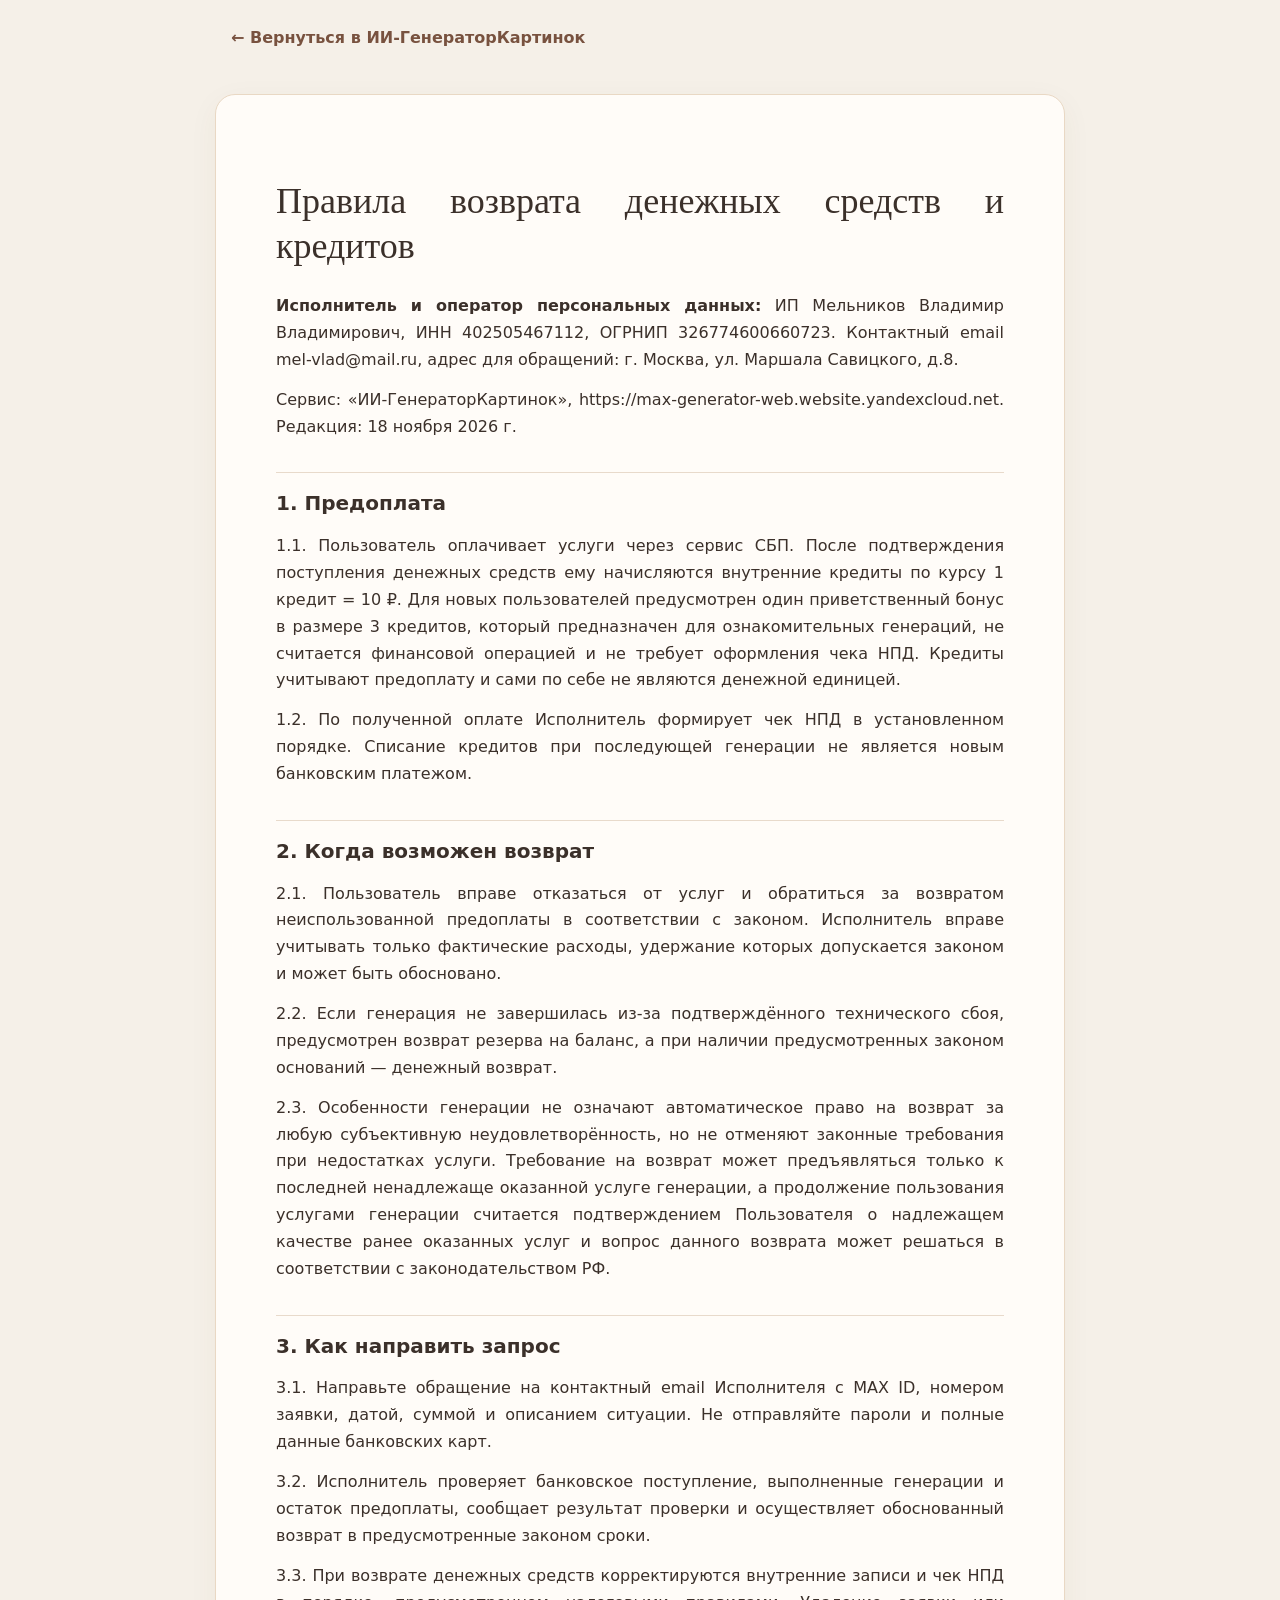
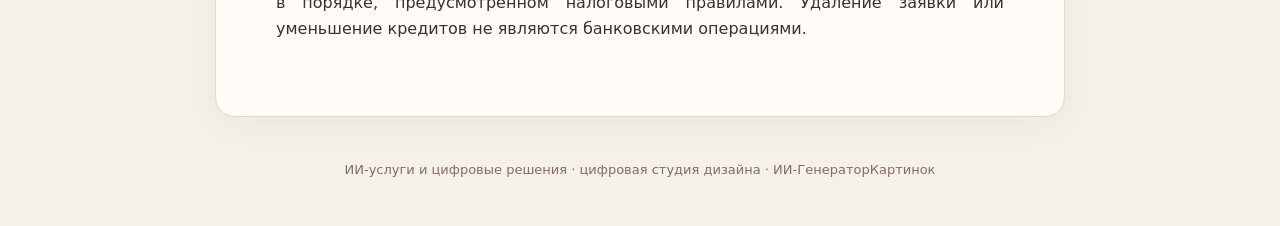
<file: frontend/legal/refunds.html>
<!doctype html>
<html lang="ru">
<head>
    <meta charset="utf-8">
    <meta name="viewport" content="width=device-width, initial-scale=1">
    <meta name="theme-color" content="#f5f0e8">
    <title>Возвраты · ИИ-ГенераторКартинок</title>
    <style>* {
        box-sizing: border-box
    }

    body {
        margin: 0;
        background: #f5f0e8;
        color: #3b302a;
        font-family: system-ui, -apple-system, "Segoe UI", Arial, sans-serif;
        line-height: 1.68
    }

    main {
        max-width: 850px;
        margin: 42px auto;
        background: #fffcf8;
        border: 1px solid #e9d8c4;
        border-radius: 20px;
        padding: clamp(24px, 5vw, 60px);
        box-shadow: 0 8px 30px #5d49300d;
        text-align: justify
    }

    header {
        max-width: 850px;
        margin: 25px auto;
        padding: 0 16px
    }

    a {
        color: #78523f;
        text-underline-offset: 3px
    }

    h1, h2 {
        line-height: 1.25
    }

    h1 {
        font-family: Georgia, serif;
        font-weight: 500;
        font-size: clamp(25px, 4vw, 36px)
    }

    h2 {
        font-size: 20px;
        margin-top: 32px;
        border-top: 1px solid #e8dacb;
        padding-top: 18px
    }

    p {
        margin: 13px 0
    }

    li {
        margin: 8px 0
    }

    strong {
        font-weight: 650
    }

    footer {
        max-width: 850px;
        margin: 18px auto 45px;
        text-align: center;
        color: #826e60;
        font-size: 13px;
        padding: 0 15px
    }

    .back {
        display: inline-block;
        text-decoration: none;
        font-weight: 600
    }

    ul {
        padding-left: 22px
    }

    @media (max-width: 600px) {
        main {
            margin: 10px 8px;
            border-radius: 12px
        }

        header {
            margin: 16px auto
        }
    }</style>
</head>
<body>
<header><a class="back" href="../index.html">← Вернуться в ИИ-ГенераторКартинок</a></header>
<main><h1>Правила возврата денежных средств и кредитов</h1>
    <p><strong>Исполнитель и оператор персональных данных:</strong> ИП Мельников Владимир Владимирович, ИНН
        402505467112, ОГРНИП 326774600660723. Контактный email mel-vlad@mail.ru, адрес для
        обращений: г. Москва, ул. Маршала Савицкого, д.8.</p>
    <p> Сервис: «ИИ-ГенераторКартинок», https://max-generator-web.website.yandexcloud.net. Редакция:
        18 ноября 2026 г.</p>
    <h2>1. Предоплата</h2>
    <p>1.1. Пользователь оплачивает услуги через сервис СБП. После подтверждения поступления денежных средств ему начисляются
        внутренние кредиты по курсу 1 кредит = 10 ₽. Для новых пользователей предусмотрен один приветственный бонус в размере 3 кредитов,
        который предназначен для ознакомительных генераций, не считается финансовой операцией и не требует оформления чека НПД.
        Кредиты учитывают предоплату и сами по себе не являются денежной единицей.</p>
    <p>1.2. По полученной оплате Исполнитель формирует чек НПД в установленном порядке. Списание кредитов при
        последующей генерации не является новым банковским платежом.</p>
    <h2>2. Когда возможен возврат</h2>
    <p>2.1. Пользователь вправе отказаться от услуг и обратиться за возвратом неиспользованной предоплаты в соответствии
        с законом. Исполнитель вправе учитывать только фактические расходы, удержание которых допускается законом и
        может быть обосновано.</p>
    <p>2.2. Если генерация не завершилась из-за подтверждённого технического сбоя, предусмотрен возврат резерва на
        баланс, а при наличии предусмотренных законом оснований — денежный возврат.</p>
    <p>2.3. Особенности генерации не означают автоматическое право на возврат за любую субъективную
        неудовлетворённость, но не отменяют законные требования при недостатках услуги. Требование на возврат может
        предъявляться только к последней ненадлежаще оказанной услуге генерации, а продолжение пользования услугами генерации
        считается подтверждением Пользователя о надлежащем качестве ранее оказанных услуг и вопрос данного возврата
        может решаться в соответствии с законодательством РФ.</p>
    <h2>3. Как направить запрос</h2>
    <p>3.1. Направьте обращение на контактный email Исполнителя с MAX ID, номером заявки, датой, суммой и описанием
        ситуации. Не отправляйте пароли и полные данные банковских карт.</p>
    <p>3.2. Исполнитель проверяет банковское поступление, выполненные генерации и остаток предоплаты, сообщает результат
        проверки и осуществляет обоснованный возврат в предусмотренные законом сроки.</p>
    <p>3.3. При возврате денежных средств корректируются внутренние записи и чек НПД в порядке, предусмотренном
        налоговыми правилами. Удаление заявки или уменьшение кредитов не являются банковскими операциями.</p>
</main>
<footer>ИИ-услуги и цифровые решения · цифровая студия дизайна · ИИ-ГенераторКартинок</footer>
</body>
</html>
</file>
<file: frontend/styles.css>
:root{--bg:#f5efe7;--paper:#fffcf7;--ink:#362921;--muted:#837166;--line:#e4d6c8;--accent:#76543e;--accent2:#a47d5d;--light:#f3ebe2;--green:#42634b}*{box-sizing:border-box}html{color-scheme:light}body{margin:0;background:var(--bg);color:var(--ink);font:15px/1.56 -apple-system,BlinkMacSystemFont,"Segoe UI",Arial,sans-serif}.wrap{max-width:840px;margin:auto;padding:24px 16px 65px}.masthead{display:flex;align-items:center;gap:17px;margin:8px 0 30px}.brand-mark{display:grid;place-items:center;width:63px;height:63px;border-radius:19px;background:#e7d4c0;color:#745035;font-size:32px;flex-shrink:0}.eyebrow{font-size:11px;letter-spacing:.16em;font-weight:750;color:#96775e}.masthead h1{font-size:clamp(27px,5vw,39px);line-height:1.13;font-family:Georgia,serif;font-weight:500;margin:4px 0}.masthead p{font-size:13px;color:var(--muted);margin:0}.panel{background:var(--paper);border:1px solid var(--line);padding:25px;border-radius:22px;margin-bottom:17px;box-shadow:0 10px 30px #6c53430b}.panel h2{font:400 27px/1.25 Georgia,serif;margin:8px 0 20px}.panel h3{font-size:16px}.hidden{display:none!important}.tag{border-radius:40px;padding:9px 13px;background:#e9eee5;color:var(--green);display:inline-block;font-size:12px;font-weight:650}.balance-panel{display:flex;justify-content:space-between;align-items:center;gap:20px;flex-wrap:wrap}.balance{font:36px Georgia,serif;margin:4px 0}.balance-actions{display:flex;flex-direction:column;align-items:end;gap:12px}.fine,.hint{color:var(--muted);font-size:12px;margin:8px 0 0}.muted{color:var(--muted)}label{display:block;font-size:13px;font-weight:650;margin:16px 0 8px}input:not([type=checkbox]):not([type=file]),textarea,select{width:100%;border:1px solid #d9c9b8;border-radius:12px;background:#fbf8f3;color:var(--ink);padding:13px 14px;font:inherit;outline-color:var(--accent2)}textarea{resize:vertical;min-height:120px}input[type=file]{width:100%;padding:12px;border:1px dashed #c8b198;border-radius:12px;background:var(--light);font-size:13px}.grid-two{display:grid;grid-template-columns:1fr 1fr;gap:13px}.small-counter{text-align:right;color:var(--muted);font-size:11px}.button{min-height:46px;border:1px solid var(--accent2);border-radius:12px;display:inline-flex;align-items:center;justify-content:center;text-align:center;text-decoration:none;font:600 14px/1.3 system-ui,sans-serif;padding:12px 18px;cursor:pointer;transition:background-color .15s,border-color .15s,color .15s}.button.outline{background:transparent;color:var(--accent)}.button.outline:hover:not(:disabled){background:#eee1d2;border-color:var(--accent)}.button.primary{color:#fff;background:var(--accent);border-color:var(--accent)}.button.primary:hover:not(:disabled){background:#5c3b28}.button:disabled{opacity:.45;cursor:not-allowed}.wide{width:100%}.consent{display:flex;align-items:flex-start;gap:10px;padding:14px;background:#f5ede2;border-radius:14px;border:1px solid var(--line);font-weight:400;margin:16px 0}.consent input{accent-color:var(--accent);margin:3px 0;min-width:18px;height:18px}.price-line{display:flex;justify-content:space-between;align-items:center;gap:10px;background:#f1e8df;border-radius:14px;padding:15px;margin-top:22px}.price-line strong{font:24px Georgia,serif}.status{color:var(--green);font-size:13px;min-height:18px}.status.error{color:#a33d34}.result-image{width:100%;max-height:640px;object-fit:contain;border-radius:15px;background:var(--light)}.mini-preview{width:100%;max-height:230px;object-fit:contain;margin-top:12px;border-radius:12px}.action-row{display:flex;gap:10px;margin-top:15px}.action-row>*{flex:1}.history-list{display:grid;gap:9px;max-height:360px;overflow:auto}.history-item{display:flex;gap:12px;justify-content:space-between;align-items:center;padding:13px;border-radius:13px;border:1px solid #e7d6c2;background:#f5eee5;min-width:0}.history-item span{font-size:12px;color:var(--muted)}.history-item a{flex-shrink:0;color:var(--accent)}.history-item div{min-width:0;overflow-wrap:anywhere}.back-link{margin-bottom:20px}.reference-panel{background:#f7efe6;border:1px dashed #c8b198;border-radius:15px;padding:15px;margin-top:14px}.legal-links{display:flex;flex-wrap:wrap;justify-content:center;gap:10px 18px;margin-top:16px}.legal-links a{color:inherit;text-decoration:underline;text-underline-offset:3px}footer{text-align:center;font-size:12px;color:#9b8878;padding:20px 0}.overlay{position:fixed;inset:0;background:#322820b5;z-index:99;display:grid;place-items:center;padding:16px}.modal{background:var(--paper);width:min(100%,640px);max-height:92vh;overflow:auto;border-radius:20px;padding:22px}.modal-top{display:flex;justify-content:space-between;align-items:center;gap:15px;flex-wrap:wrap}.modal #qr-image{display:block;max-width: min(100%,340px);max-height:340px;object-fit:contain;margin:15px auto}.modal #qr-image:not([src]){display:none}.admin-detail{border-top:1px solid var(--line);margin-top:20px;padding-top:14px}.admin-detail a{color:var(--accent)}@media(max-width:550px){.wrap{padding:15px 11px 30px}.panel{padding:18px;border-radius:18px}.panel h2{font-size:23px}.grid-two{grid-template-columns:1fr;gap:0}.balance{font-size:29px}.balance-actions{align-items:stretch;width:100%}.balance-actions .button{width:100%}.action-row{flex-direction:column}.masthead{gap:11px}.brand-mark{width:50px;height:50px;font-size:26px}.price-line strong{font-size:19px}.modal{padding:16px}}

.legal-modal{width:min(96vw,900px);height:min(92vh,900px);display:flex;flex-direction:column;gap:14px}.legal-modal iframe{border:0;width:100%;flex:1;background:#f5efe7;border-radius:12px}

.provider-block {padding:12px 14px;background:#f5eee5;border:1px solid #dfcebb;border-radius:13px;margin:14px 0;}
.provider-block select {width:100%;}

#provider-audit-list {margin-top:12px;max-height:500px;overflow-y:auto;}
#provider-audit-list .history-item {overflow-wrap:anywhere;}

/* IGK v12: personal archive and operation records match the Restorer's behaviors. */
.history-scroll {
  max-height: 430px; overflow-y: auto; overscroll-behavior: contain;
  scrollbar-width: thin; scrollbar-color: #bda38b #f5efe6;
  padding-right: 5px;
}
.history-scroll:focus-visible { outline: 2px solid #986c48; outline-offset: 3px; border-radius: 10px; }
.history-job {
  width:100%; cursor:pointer; appearance:none; text-align:left; color:var(--ink);
  font:inherit; border:1px solid #dfcebb; transition:background-color .15s, border-color .15s;
  min-height:76px;
}
.history-job:hover, .history-job:focus-visible { background:#ebddcb; border-color:#af8867; }
.history-job:focus-visible { outline: 2px solid #986c48; outline-offset: 2px; }
.history-job-body { display:flex; flex:1; min-width:0; flex-direction:column; gap:4px; }
.history-item .history-job-title { color:var(--ink); font-weight:650; font-size:13px; }
.history-item .history-job-meta, .history-item .history-job-prompt { color:var(--muted); font-size:12px; overflow-wrap:anywhere; }
.history-item .history-job-action { color:#745038; font-size:12px; font-weight:700; flex-shrink:0; }
.history-more { display:flex; margin-top:14px; width:100%; }
.movement-item {
  display:flex; flex-direction:column; align-items:stretch; justify-content:center;
  min-height:76px; gap:4px; line-height:1.45; overflow-wrap:anywhere;
}
.movement-head { display:flex; justify-content:space-between; align-items:baseline; gap:12px; }
.movement-title { min-width:0; font-size:13px; font-weight:650; }
.history-item .movement-amount { font-size:13px; font-weight:700; color:var(--ink); white-space:nowrap; }
.history-item .movement-details { color:var(--muted); font-size:12px; overflow-wrap:anywhere; }
.history-item .receipt-link, .history-item .receipt-label { font-size:12px; align-self:flex-start; }
.admin-audit-item { display:flex; flex-direction:column; align-items:flex-start; gap:6px; }
.consent-panel {
  border-radius:14px; border:1px solid var(--line); background:#f5ede2;
  margin:16px 0; padding:14px 15px;
}
.consent-panel .consent {
  background:transparent; border:0; padding:0; margin:0;
  line-height:1.55; font-weight:600; font-size:13px; cursor:pointer;
}
.consent-footnote { margin:10px 0 0 28px; color:var(--muted); font-size:12px; }
.consent-footnote a { color:var(--accent); text-underline-offset:3px; }
@media (max-width:550px) {
  .movement-head { flex-wrap:wrap; gap:3px 9px; }
  .movement-amount { white-space:normal !important; }
  .history-job { flex-wrap:wrap; }
  .history-scroll { max-height:440px; }
}

/* IGK v13: single clean movement record; no right-hand amount columns. */
.toggle-row {display:flex;align-items:center;gap:11px;border:1px solid var(--line);border-radius:13px;background:#f5ede2;padding:13px 14px;cursor:pointer;margin:16px 0 9px;font-size:14px;font-weight:600}
.toggle-row input {margin:0;min-width:19px;width:19px;height:19px;accent-color:var(--accent)}
.movement-item {display:block;min-height:64px;padding:14px 15px;}
.history-item .movement-single-line {font-size:13px;color:var(--ink);line-height:1.58;overflow-wrap:anywhere}
.movement-item .receipt-link {display:inline-block;margin-top:8px;font-size:12px;color:var(--accent);text-decoration:underline}
.history-job .history-job-body {padding:1px 0}
/* Restorer-like payment controls and modal */
.payment-controls {display:grid;gap:12px;max-width:470px}
.payment-controls label {margin:0}
.payment-controls .button {width:100%}
.payment-order-list {display:grid;gap:8px;max-height:340px;overflow:auto}
.payment-order-card {cursor:pointer;flex-direction:column;align-items:stretch}
.payment-order-card:hover,.payment-order-card:focus-visible {background:#ebddcb;outline:2px solid #986c48;outline-offset:2px}
.payment-order-card.selected {border-color:#986c48;background:#ede0ce}
.payment-action-outline {background:transparent;color:var(--accent)}
.pay-order-detail {padding:14px;border-radius:13px;background:#f6ede3;border:1px solid var(--line);display:grid;gap:11px}
.pay-order-detail p {margin:0}
.sbp-button {background:#f5eee6;border:1px solid var(--accent2);color:var(--accent);font-weight:700}
.sbp-mini-mark {display:inline-flex;gap:2px;margin-left:10px;transform:skew(-13deg)}
.sbp-mini-mark i {display:block;background:#7855d9;width:6px;height:15px;border-radius:2px}
.sbp-mini-mark i:nth-child(2) {background:#3fbba9}.sbp-mini-mark i:nth-child(3){background:#ec6a9b}
.sbp-dialog .modal {max-width:510px;text-align:center}
.sbp-dialog .modal p {margin:8px 0}
.sbp-dialog #pay-qr {display:block;width:min(100%,315px);max-height:330px;object-fit:contain;margin:14px auto}
.sbp-dialog #pay-qr:not([src]) {display:none}
.payment-admin-card {display:grid;gap:12px;margin-top:14px;border-top:1px solid var(--line);padding-top:14px}
.payment-admin-card label {margin:0}
.payment-admin-card button {width:100%}
.payment-admin-list {display:grid;gap:7px;max-height:360px;overflow:auto}
.payment-admin-list .history-item {cursor:pointer}
.payment-admin-list .history-item:hover {background:#ebddcb}
.payment-admin-card .proof-view {max-width:100%;max-height:260px;object-fit:contain;border-radius:12px}
@media(max-width:550px) {.payment-controls {max-width:none}.pay-order-detail {padding:12px}}

/* Only section 05: top-up administration, mirroring the Restorer. */
.payment-admin-detail {display:grid;gap:12px;margin:14px 0;padding:17px;border:1px solid var(--line);border-radius:14px;background:#f7efe6}
.payment-admin-detail label {margin:0;display:block}
.payment-admin-detail label input:not([type=checkbox]) {margin-top:6px}
.payment-admin-detail > .button {width:100%}
.payment-admin-detail .admin-close {width:auto;justify-self:start}
.payment-admin-detail strong {font-size:15px}
.admin-proof-image {display:block;max-width:100%;max-height:320px;object-fit:contain;border-radius:12px}
.admin-bank-mode {display:flex!important;align-items:center;gap:10px;cursor:pointer}
.admin-bank-mode input {width:18px;height:18px;flex:0 0 auto;accent-color:var(--accent)}
.admin-show-archived {display:flex;align-items:center;gap:9px;margin:15px 0;font-weight:500;font-size:12px;color:var(--muted)}
.admin-show-archived input {width:17px;height:17px;accent-color:var(--accent)}
#admin-orders.admin-orders-list {max-height:555px;overflow:auto;gap:9px}
#admin-orders .admin-order-card {display:flex;flex-direction:column;align-items:stretch;gap:7px;padding:8px 10px;min-height:100px;cursor:pointer;touch-action:manipulation}
#admin-orders .admin-order-card:hover:not(.admin-order-selected){background:#ebddcb;border-color:#af8867}
#admin-orders .admin-order-card.admin-order-selected{background:#e9d9c6;border:2px solid #af8867;box-shadow:inset 3px 0 0 #765139}
#admin-orders .admin-order-select {width:100%;min-height:42px;flex:1;background:transparent;border:0;color:inherit;text-align:left;font:inherit;font-size:13px;padding:7px 6px;cursor:pointer;overflow-wrap:anywhere}
#admin-orders .admin-order-select:focus-visible {outline:2px solid #986c48;outline-offset:1px;border-radius:5px}
#admin-orders .admin-order-actions {display:flex;gap:7px;flex-wrap:wrap}
#admin-orders .admin-order-action {cursor:pointer;background:var(--paper);border:1px solid #c6aa92;border-radius:7px;padding:6px 9px;color:var(--accent);font:inherit;font-size:11px;min-height:30px}
#admin-orders .admin-order-action:hover {background:#efdfcd}
#admin-orders .admin-list-error {font-size:13px;color:#9a3b2a;padding:14px;background:#fff0e8;border:1px solid #e4baaa;border-radius:10px}
#admin-orders[aria-busy="true"] {opacity:.8}
#admin-reload {margin-top:12px;width:100%}
@media(max-width:550px){.payment-admin-detail{padding:12px}.admin-order-select{font-size:12px!important}}

/* Payment page only: full-width controls, as in the photo restorer. */
.payment-page #payment-panel .payment-controls {
    width: 100%;
    max-width: none;
    min-width: 0;
}
.payment-page #payment-panel .payment-controls > select,
.payment-page #payment-panel .payment-controls > .button,
.payment-page #payment-panel .pay-order-detail,
.payment-page #payment-panel .payment-order-list,
.payment-page #payment-panel #pay-proof-file,
.payment-page #payment-panel #pay-submit,
.payment-page #payment-panel #pay-qr-button {
    width: 100%;
    min-width: 0;
    max-width: none;
}
.payment-page #payment-panel .pay-order-detail {box-sizing:border-box;}
.payment-page #payment-panel .sbp-button {
    display:flex;
    justify-content:center;
    align-items:center;
    gap:10px;
}
/* Three-colour SBP mark from the restorer: orange, violet, green. */
.payment-page #payment-panel .sbp-mini-mark {
    position:relative;
    display:inline-block;
    flex:0 0 21px;
    width:21px;
    height:24px;
    margin-left:0;
    transform:none;
}
.payment-page #payment-panel .sbp-mini-mark i {
    position:absolute;
    display:block;
    width:13px;
    height:11px;
    border-radius:0;
    clip-path:polygon(0 0,100% 50%,0 100%);
}
.payment-page #payment-panel .sbp-mini-mark i:nth-child(1) {left:1px;top:0;background:#f28d26;}
.payment-page #payment-panel .sbp-mini-mark i:nth-child(2) {left:6px;top:7px;background:#5c3db9;}
.payment-page #payment-panel .sbp-mini-mark i:nth-child(3) {left:1px;top:14px;background:#1ca65b;}

/* Payment QR window ONLY: layout matching the Restorer payment screen. */
.sbp-dialog.overlay {
    display: block;
    padding: 0;
    background: #fff;
    overflow-y: auto;
    overscroll-behavior: contain;
}
.sbp-dialog .sbp-layout.modal {
    display: flex;
    flex-direction: column;
    width: 100%;
    max-width: none;
    min-height: 100dvh;
    max-height: none;
    margin: 0;
    padding: 0;
    border-radius: 0;
    overflow: visible;
    background: #fff;
    box-shadow: none;
    text-align: left;
    color: #172333;
}
.sbp-dialog .sbp-page-header {
    height: 44px;
    min-height: 44px;
    display: grid;
    place-items: center;
    border-bottom: 1px solid #f5f6f8;
    font: 700 14px/1.2 -apple-system, BlinkMacSystemFont, 'Segoe UI', sans-serif;
    color: #181818;
}
.sbp-dialog .sbp-page-body {
    width: 100%;
    max-width: 1150px;
    min-height: calc(100dvh - 44px);
    margin: 0 auto;
    display: grid;
    grid-template-columns: minmax(0, 1fr) minmax(0, 1fr);
}
.sbp-dialog .sbp-summary {
    background: #f5f7fa;
    padding: 78px 68px 60px;
}
.sbp-dialog .sbp-summary h2 {
    margin: 0 0 32px;
    font: 400 clamp(27px, 3vw, 37px)/1.22 Georgia, 'Times New Roman', serif;
    color: #17253a;
}
.sbp-dialog .sbp-summary .sbp-summary-description {
    margin: 0 0 60px;
    color: #7185a0;
    font: 13px/1.5 -apple-system, BlinkMacSystemFont, 'Segoe UI', sans-serif;
}
.sbp-dialog #sbp-modal-sum {
    display: block;
    margin: 0 0 5px;
    font: 700 42px/1.18 -apple-system, BlinkMacSystemFont, 'Segoe UI', sans-serif;
    color: #212b38;
}
.sbp-dialog #sbp-modal-credits {
    margin: 0;
    color: #526780;
    font: 16px/1.5 -apple-system, BlinkMacSystemFont, 'Segoe UI', sans-serif;
}
.sbp-dialog .sbp-summary-divider {
    width: 100%;
    height: 1px;
    background: #e4e9f0;
    margin: 30px 0 26px;
}
.sbp-dialog .sbp-summary .sbp-order,
.sbp-dialog .sbp-summary .sbp-recipient {
    margin: 0 0 16px;
    font: 13px/1.5 -apple-system, BlinkMacSystemFont, 'Segoe UI', sans-serif;
    color: #3d4b62;
}
.sbp-dialog .sbp-summary .sbp-summary-hint {
    margin: 34px 0 0;
    color: #8190a9;
    font: 12px/1.55 -apple-system, BlinkMacSystemFont, 'Segoe UI', sans-serif;
}
.sbp-dialog .sbp-payment {
    background: #fff;
    display: flex;
    justify-content: center;
    align-items: flex-start;
    padding: 170px 30px 55px;
    min-width: 0;
}
.sbp-dialog .sbp-payment-inner {
    width: min(100%, 385px);
    display: flex;
    flex-direction: column;
    align-items: center;
    text-align: center;
}
.sbp-dialog .sbp-wordmark {
    display: inline-flex;
    gap: 14px;
    align-items: center;
    margin-bottom: 24px;
    font: 800 28px/1 -apple-system, BlinkMacSystemFont, 'Segoe UI', sans-serif;
    color: #0a1729;
}
.sbp-dialog .sbp-wordmark-symbol {
    position: relative;
    display: inline-block;
    width: 18px;
    height: 18px;
    border: 2px solid #008ad7;
    transform: rotate(45deg) scale(.78);
}
.sbp-dialog .sbp-wordmark-symbol::after {
    content: '';
    position: absolute;
    inset: 3px;
    border: 2px solid #008ad7;
}
.sbp-dialog .sbp-payment .sbp-payment-description {
    margin: 0 0 29px;
    color: #849bb4;
    font: 13px/1.55 -apple-system, BlinkMacSystemFont, 'Segoe UI', sans-serif;
}
.sbp-dialog .sbp-qr-card {
    display: flex;
    width: min(100%, 290px);
    min-height: 290px;
    align-items: center;
    justify-content: center;
    padding: 15px;
    border-radius: 22px;
    background: #fff;
    box-shadow: 0 4px 18px #17233325;
}
.sbp-dialog .sbp-qr-card #pay-qr {
    width: 100%;
    height: auto;
    max-width: 260px;
    max-height: 260px;
    object-fit: contain;
    margin: 0;
}
.sbp-dialog #pay-qr:not([src]) {display: none;}
.sbp-dialog #pay-qr-error {text-align: center;}
.sbp-dialog #pay-link.sbp-bank-link {
    width: auto;
    min-width: 150px;
    margin-top: 25px;
    padding: 10px 15px;
    min-height: 42px;
    font-size: 12px;
    background: #fff;
    color: #895f46;
    border: 1px solid #cbb39f;
    border-radius: 12px;
}
.sbp-dialog #pay-qr-back.sbp-return-button {
    width: 100% !important;
    min-height: 42px;
    margin-top: 36px !important;
    background: #fff;
    color: #1b63d7;
    border: 1px solid #5b98fa;
    border-radius: 11px;
    font-size: 12px;
}
.sbp-dialog #pay-qr-back.sbp-return-button:hover {background:#f4f8ff;}
@media (max-width: 760px) {
    .sbp-dialog .sbp-page-body {grid-template-columns: 1fr;min-height: auto;}
    .sbp-dialog .sbp-summary {padding: 26px 26px 24px;}
    .sbp-dialog .sbp-summary h2 {margin-bottom: 14px;}
    .sbp-dialog .sbp-summary .sbp-summary-description {margin-bottom: 24px;}
    .sbp-dialog #sbp-modal-sum {font-size: 34px;}
    .sbp-dialog .sbp-summary-divider {margin: 16px 0;}
    .sbp-dialog .sbp-summary .sbp-recipient {margin-bottom: 0;}
    .sbp-dialog .sbp-summary .sbp-summary-hint {margin-top: 14px;}
    .sbp-dialog .sbp-payment {padding: 32px 25px 38px;}
    .sbp-dialog .sbp-payment .sbp-payment-description {margin-bottom: 24px;}
    .sbp-dialog #pay-qr-back.sbp-return-button {margin-top: 25px !important;}
    .sbp-dialog .sbp-desktop-break {display:none;}
}
@media (max-width: 380px) {
    .sbp-dialog .sbp-summary {padding: 23px 19px;}
    .sbp-dialog .sbp-payment {padding: 26px 19px 34px;}
    .sbp-dialog .sbp-qr-card {min-height: 0;}
}



/* IGK responsive viewport: keep the original vertical page and proportions.
   This changes document layout only, not the MAX mini-app host window. */
html, body { min-width: 0; max-width: 100%; }
.wrap, #workspace, .panel, .masthead, .masthead > div,
.balance-panel > div, .grid-two, .grid-two > *, .action-row,
.history-list, .price-line, .consent-panel, .reference-panel,
.modal, .legal-modal { min-width: 0; }
.wrap { width: 100%; }
.masthead h1, .masthead p, .balance, .panel h2,
.history-item, .price-line, .consent, .modal {
  overflow-wrap: anywhere;
}
.result-image, .mini-preview { height: auto; max-width: 100%; }

/* Rotate with device if MAX exposes a rotated viewport.
   No new columns or reordered screens: portrait layout stretches to fit. */
@media screen and (orientation: landscape) and (max-height: 650px) {
  .wrap {
    width: 100%;
    max-width: 100%;
    margin: 0 auto;
    padding: 12px clamp(10px, 2vw, 20px) 30px;
  }
  .panel { width: 100%; max-width: 100%; padding: 18px; }
  .masthead { margin: 5px 0 18px; gap: 11px; }
  .masthead h1 { font-size: clamp(24px, 4vw, 36px); }
  .grid-two { grid-template-columns: minmax(0, 1fr); gap: 0; }
  .balance-panel { gap: 12px; }
  .balance-actions { align-items: stretch; width: 100%; }
  .balance-actions .button { width: 100%; }
  .action-row { flex-direction: column; }
  .action-row > * { width: 100%; }
  .price-line { flex-wrap: wrap; }
  textarea { min-height: 90px; }
  .result-image { max-height: 75dvh; }
  .mini-preview { max-height: 55dvh; }
  .modal { width: 100%; max-height: 90dvh; }
}
</file>
